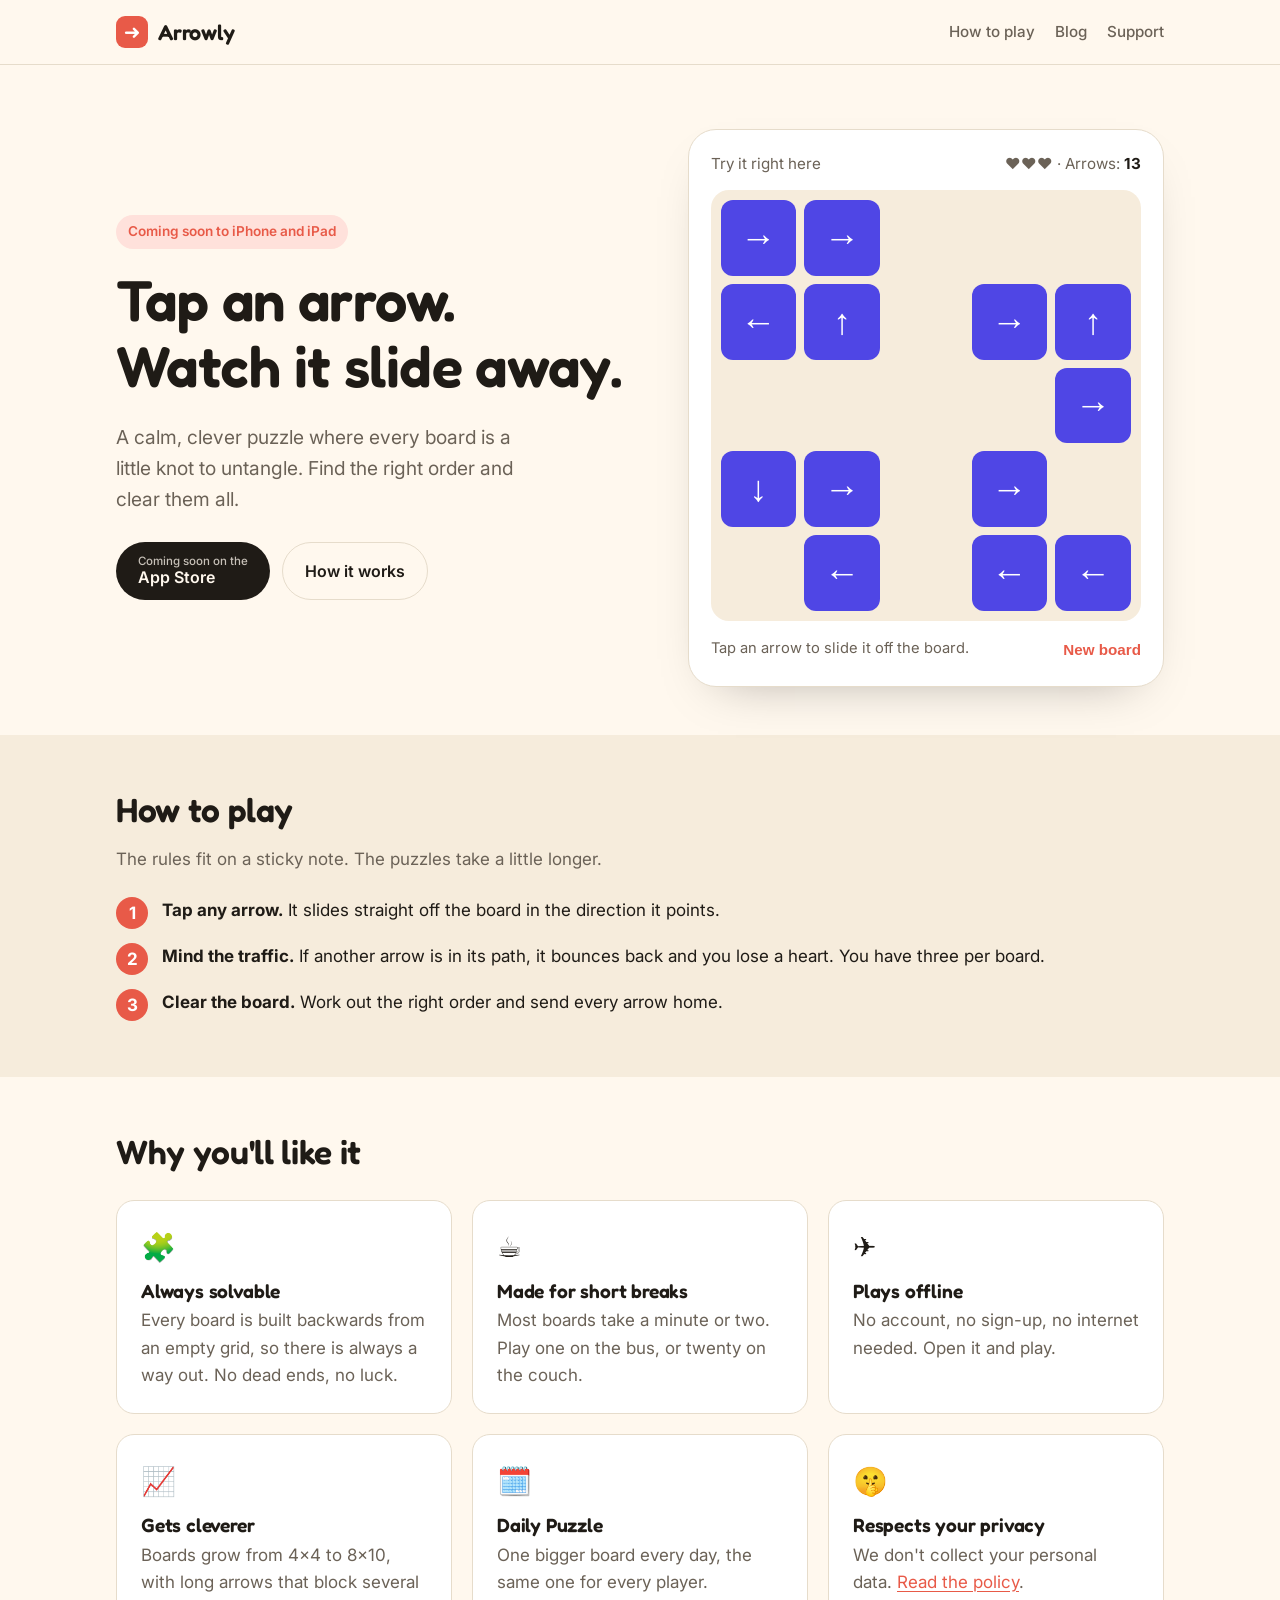
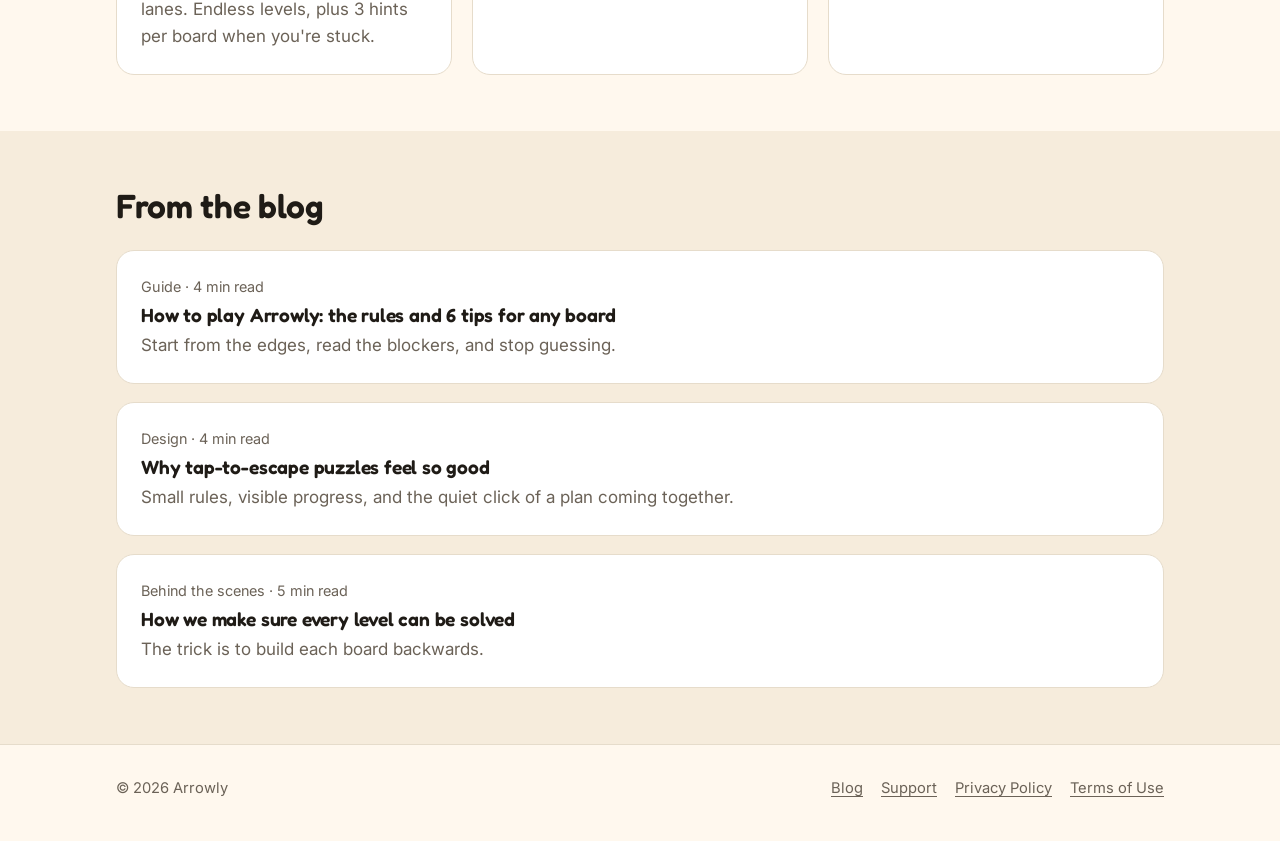
<file: website/index.html>
<!doctype html>
<html lang="en">
<head>
<meta charset="utf-8">
<meta name="viewport" content="width=device-width, initial-scale=1">
<title>Arrowly: Tap-to-Escape Puzzle for iPhone</title>
<meta name="description" content="Arrowly is a calm, clever puzzle for iPhone. Tap an arrow and it slides off the board, unless something is in the way. Clear the board one tap at a time. Free, no ads, for iPhone and iPad.">
<meta property="og:title" content="Arrowly: Tap-to-Escape Puzzle">
<meta property="og:description" content="Tap an arrow, watch it slide away. Clear the board one tap at a time.">
<meta property="og:type" content="website">
<link rel="preconnect" href="https://fonts.googleapis.com">
<link rel="preconnect" href="https://fonts.gstatic.com" crossorigin>
<link href="https://fonts.googleapis.com/css2?family=Fredoka:wght@500;600&family=Inter:wght@400;500;600;700&display=swap" rel="stylesheet">
<link rel="stylesheet" href="assets/style.css">
<link rel="icon" href="data:image/svg+xml,<svg xmlns='http://www.w3.org/2000/svg' viewBox='0 0 32 32'><rect width='32' height='32' rx='8' fill='%23e85a48'/><path d='M9 16h13m-5-6 6 6-6 6' stroke='white' stroke-width='3.2' fill='none' stroke-linecap='round' stroke-linejoin='round'/></svg>">
</head>
<body>
<header class="site-header">
  <div class="wrap">
    <a class="brand" href="index.html"><span class="brand-mark">➜</span>Arrowly</a>
    <nav class="nav">
      <a href="#how" class="hide-sm">How to play</a>
      <a href="blog/index.html">Blog</a>
      <a href="support.html">Support</a>
    </nav>
  </div>
</header>

<main>
  <section class="hero">
    <div class="wrap">
      <div>
        <span class="eyebrow">Coming soon to iPhone and iPad</span>
        <h1>Tap an arrow.<br>Watch it slide away.</h1>
        <p class="lede">A calm, clever puzzle where every board is a little knot to untangle. Find the right order and clear them all.</p>
        <div class="cta-row">
          <a class="btn btn-primary" href="#" aria-disabled="true" title="App Store link coming at launch">
            <span class="stack"><small>Coming soon on the</small>App Store</span>
          </a>
          <a class="btn btn-ghost" href="#how">How it works</a>
        </div>
      </div>

      <div class="demo" aria-label="Playable demo board">
        <div class="demo-top"><span>Try it right here</span><span><span id="demo-hearts" aria-label="Hearts left">❤️❤️❤️</span> · Arrows: <strong id="demo-left">0</strong></span></div>
        <div class="board" id="board"></div>
        <div class="demo-foot">
          <span class="demo-msg" id="demo-msg" aria-live="polite"></span>
          <button class="link-btn" id="demo-new" type="button">New board</button>
        </div>
      </div>
    </div>
  </section>

  <section class="alt" id="how">
    <div class="wrap">
      <h2>How to play</h2>
      <p style="color:var(--muted);max-width:52ch">The rules fit on a sticky note. The puzzles take a little longer.</p>
      <ol class="steps">
        <li><div><strong>Tap any arrow.</strong> It slides straight off the board in the direction it points.</div></li>
        <li><div><strong>Mind the traffic.</strong> If another arrow is in its path, it bounces back and you lose a heart. You have three per board.</div></li>
        <li><div><strong>Clear the board.</strong> Work out the right order and send every arrow home.</div></li>
      </ol>
    </div>
  </section>

  <section>
    <div class="wrap">
      <h2>Why you'll like it</h2>
      <div class="features">
        <div class="card"><span class="icon">🧩</span><h3>Always solvable</h3><p>Every board is built backwards from an empty grid, so there is always a way out. No dead ends, no luck.</p></div>
        <div class="card"><span class="icon">☕</span><h3>Made for short breaks</h3><p>Most boards take a minute or two. Play one on the bus, or twenty on the couch.</p></div>
        <div class="card"><span class="icon">✈️</span><h3>Plays offline</h3><p>No account, no sign-up, no internet needed. Open it and play.</p></div>
        <div class="card"><span class="icon">📈</span><h3>Gets cleverer</h3><p>Boards grow from 4x4 to 8x10, with long arrows that block several lanes. Endless levels, plus 3 hints per board when you're stuck.</p></div>
        <div class="card"><span class="icon">🗓️</span><h3>Daily Puzzle</h3><p>One bigger board every day, the same one for every player.</p></div>
        <div class="card"><span class="icon">🤫</span><h3>Respects your privacy</h3><p>We don't collect your personal data. <a href="privacy.html">Read the policy</a>.</p></div>
      </div>
    </div>
  </section>

  <section class="alt">
    <div class="wrap">
      <h2>From the blog</h2>
      <div class="post-list">
        <a class="post-card card" href="blog/how-to-play-arrowly.html"><div class="meta">Guide · 4 min read</div><h3>How to play Arrowly: the rules and 6 tips for any board</h3><p>Start from the edges, read the blockers, and stop guessing.</p></a>
        <a class="post-card card" href="blog/why-arrow-puzzles-are-satisfying.html"><div class="meta">Design · 4 min read</div><h3>Why tap-to-escape puzzles feel so good</h3><p>Small rules, visible progress, and the quiet click of a plan coming together.</p></a>
        <a class="post-card card" href="blog/every-level-solvable.html"><div class="meta">Behind the scenes · 5 min read</div><h3>How we make sure every level can be solved</h3><p>The trick is to build each board backwards.</p></a>
      </div>
    </div>
  </section>
</main>

<footer class="site-footer">
  <div class="wrap">
    <span>© 2026 Arrowly</span>
    <nav><a href="blog/index.html">Blog</a><a href="support.html">Support</a><a href="privacy.html">Privacy Policy</a><a href="terms.html">Terms of Use</a></nav>
  </div>
</footer>
<script src="assets/demo.js"></script>
</body>
</html>
</file>
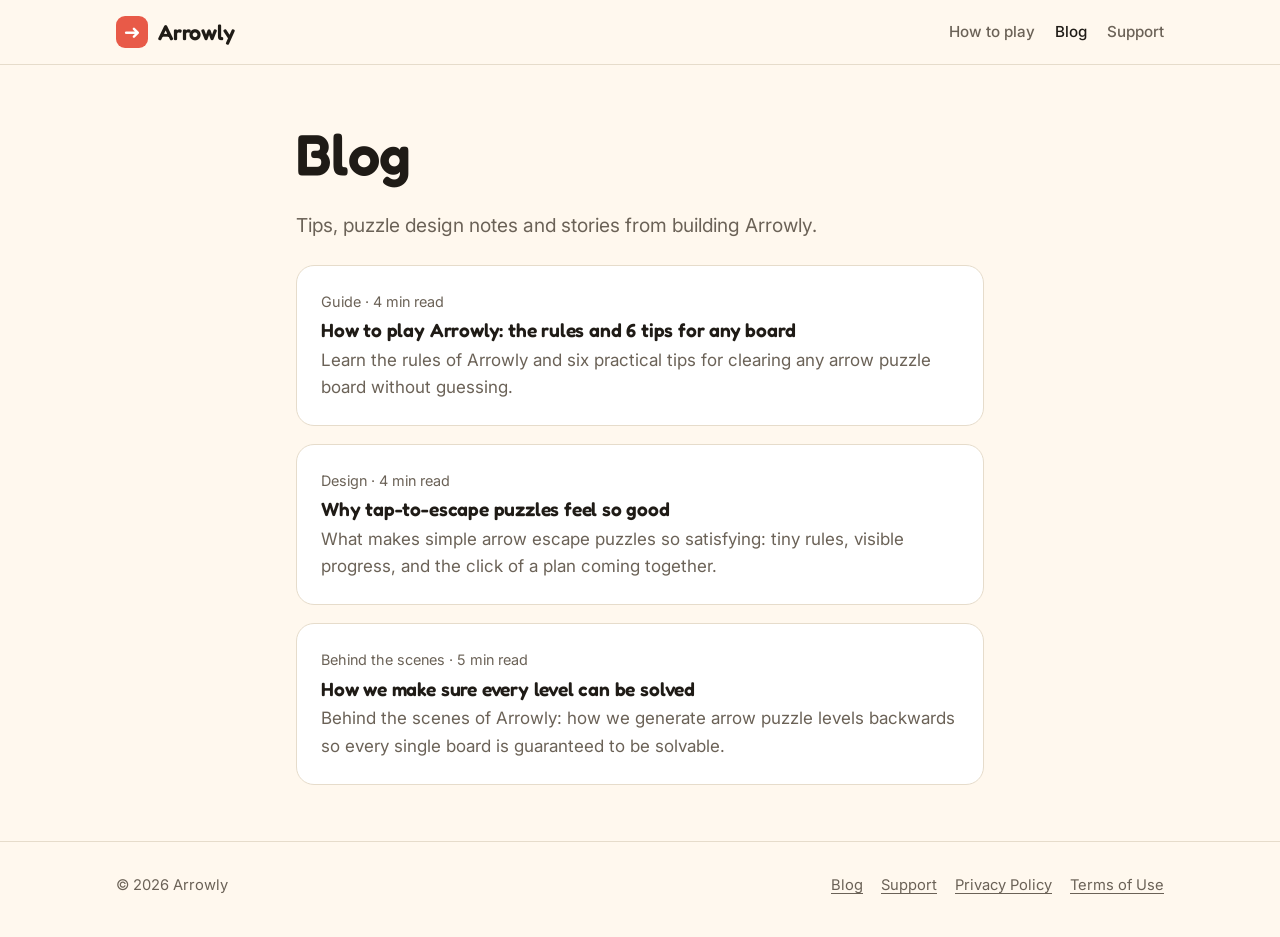
<file: website/blog/index.html>
<!doctype html>
<html lang="en">
<head>
<meta charset="utf-8">
<meta name="viewport" content="width=device-width, initial-scale=1">
<title>Blog · Arrowly</title>
<meta name="description" content="Tips, puzzle design notes and behind-the-scenes stories from the makers of Arrowly.">
<meta property="og:title" content="Blog · Arrowly">
<meta property="og:description" content="Tips, puzzle design notes and behind-the-scenes stories from the makers of Arrowly.">
<link rel="preconnect" href="https://fonts.googleapis.com">
<link rel="preconnect" href="https://fonts.gstatic.com" crossorigin>
<link href="https://fonts.googleapis.com/css2?family=Fredoka:wght@500;600&family=Inter:wght@400;500;600;700&display=swap" rel="stylesheet">
<link rel="stylesheet" href="../assets/style.css">
<link rel="icon" href="data:image/svg+xml,<svg xmlns='http://www.w3.org/2000/svg' viewBox='0 0 32 32'><rect width='32' height='32' rx='8' fill='%23e85a48'/><path d='M9 16h13m-5-6 6 6-6 6' stroke='white' stroke-width='3.2' fill='none' stroke-linecap='round' stroke-linejoin='round'/></svg>">
</head>
<body>
<header class="site-header">
  <div class="wrap">
    <a class="brand" href="../index.html"><span class="brand-mark">➜</span>Arrowly</a>
    <nav class="nav">
      <a href="../index.html#how" class="hide-sm">How to play</a>
      <a href="../blog/index.html" aria-current="page">Blog</a>
      <a href="../support.html">Support</a>
    </nav>
  </div>
</header>
<main>

<section><div class="wrap narrow">
<h1>Blog</h1>
<p class="lede" style="max-width:none">Tips, puzzle design notes and stories from building Arrowly.</p>
<div class="post-list">
<a class="post-card card" href="how-to-play-arrowly.html"><div class="meta">Guide · 4 min read</div><h3>How to play Arrowly: the rules and 6 tips for any board</h3><p>Learn the rules of Arrowly and six practical tips for clearing any arrow puzzle board without guessing.</p></a>
<a class="post-card card" href="why-arrow-puzzles-are-satisfying.html"><div class="meta">Design · 4 min read</div><h3>Why tap-to-escape puzzles feel so good</h3><p>What makes simple arrow escape puzzles so satisfying: tiny rules, visible progress, and the click of a plan coming together.</p></a>
<a class="post-card card" href="every-level-solvable.html"><div class="meta">Behind the scenes · 5 min read</div><h3>How we make sure every level can be solved</h3><p>Behind the scenes of Arrowly: how we generate arrow puzzle levels backwards so every single board is guaranteed to be solvable.</p></a>
</div>
</div></section>

</main>
<footer class="site-footer">
  <div class="wrap">
    <span>© 2026 Arrowly</span>
    <nav><a href="../blog/index.html">Blog</a><a href="../support.html">Support</a><a href="../privacy.html">Privacy Policy</a><a href="../terms.html">Terms of Use</a></nav>
  </div>
</footer>
</body>
</html>
</file>
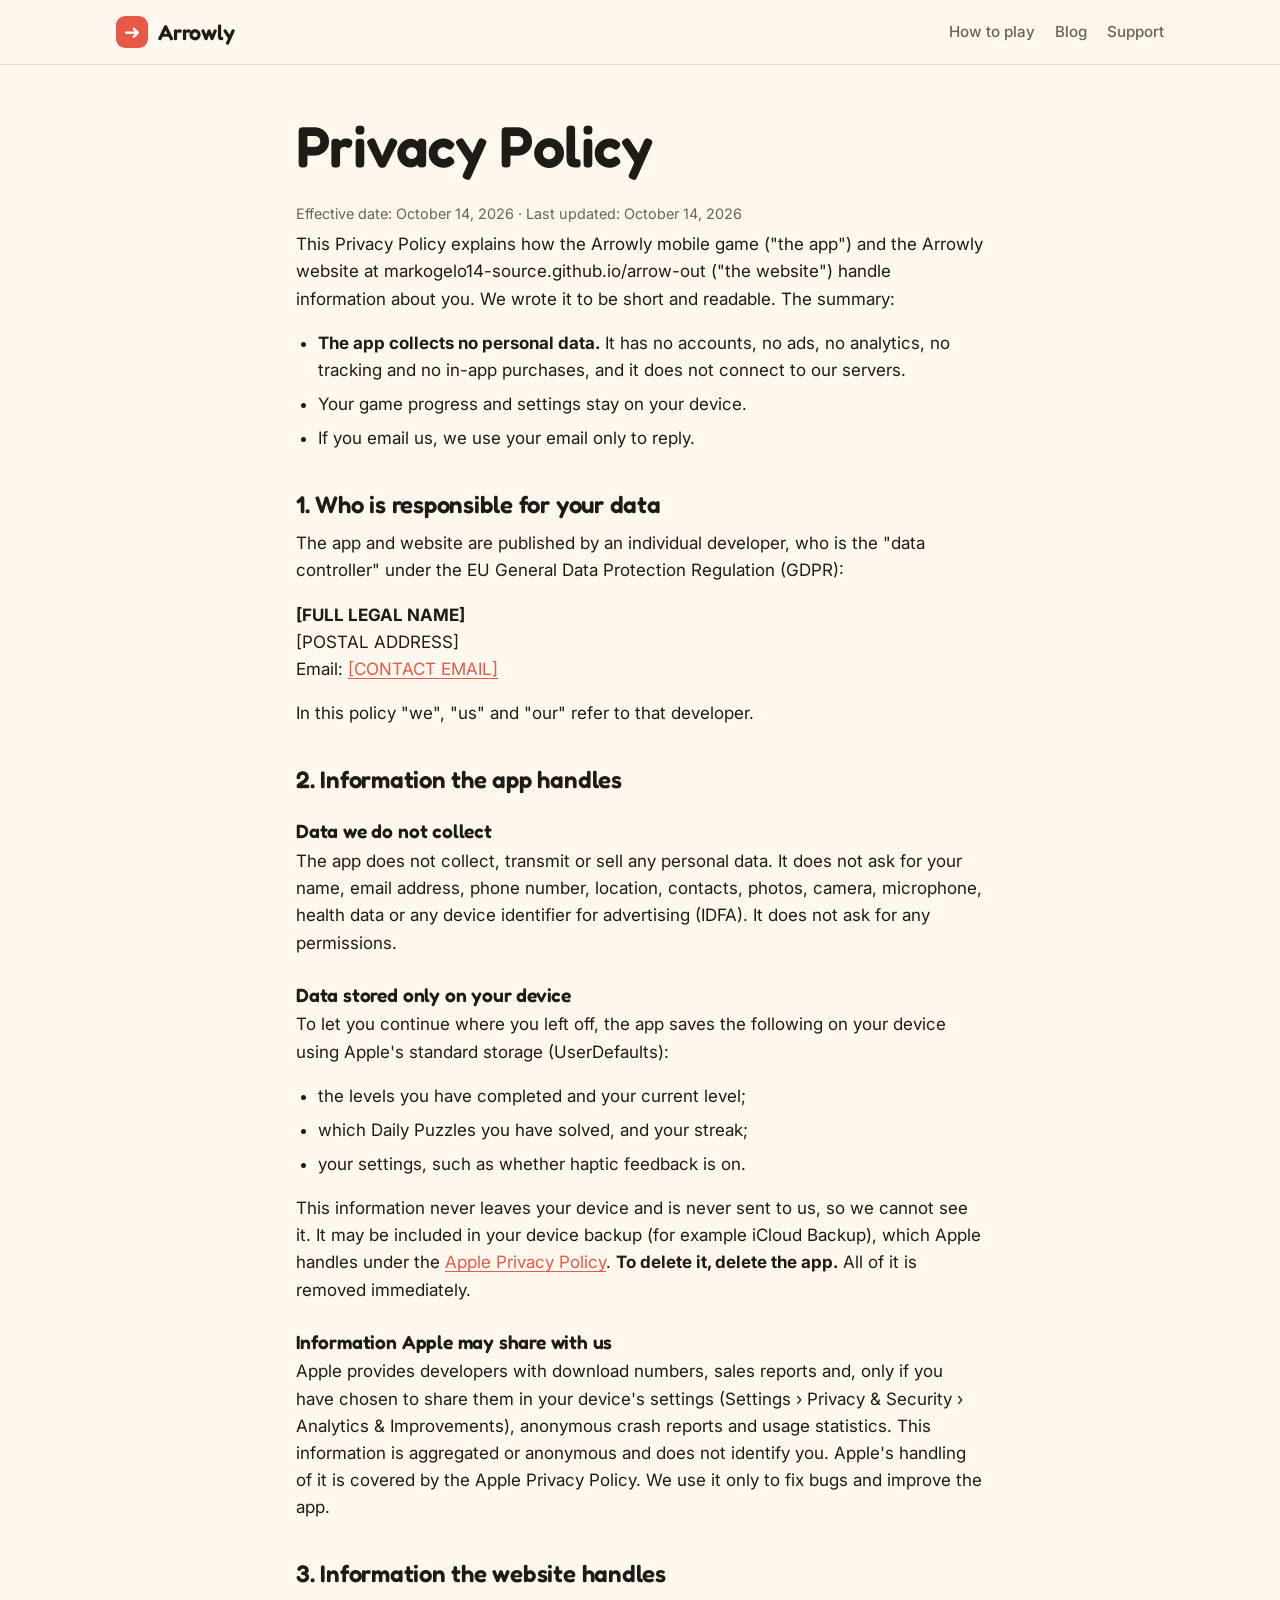
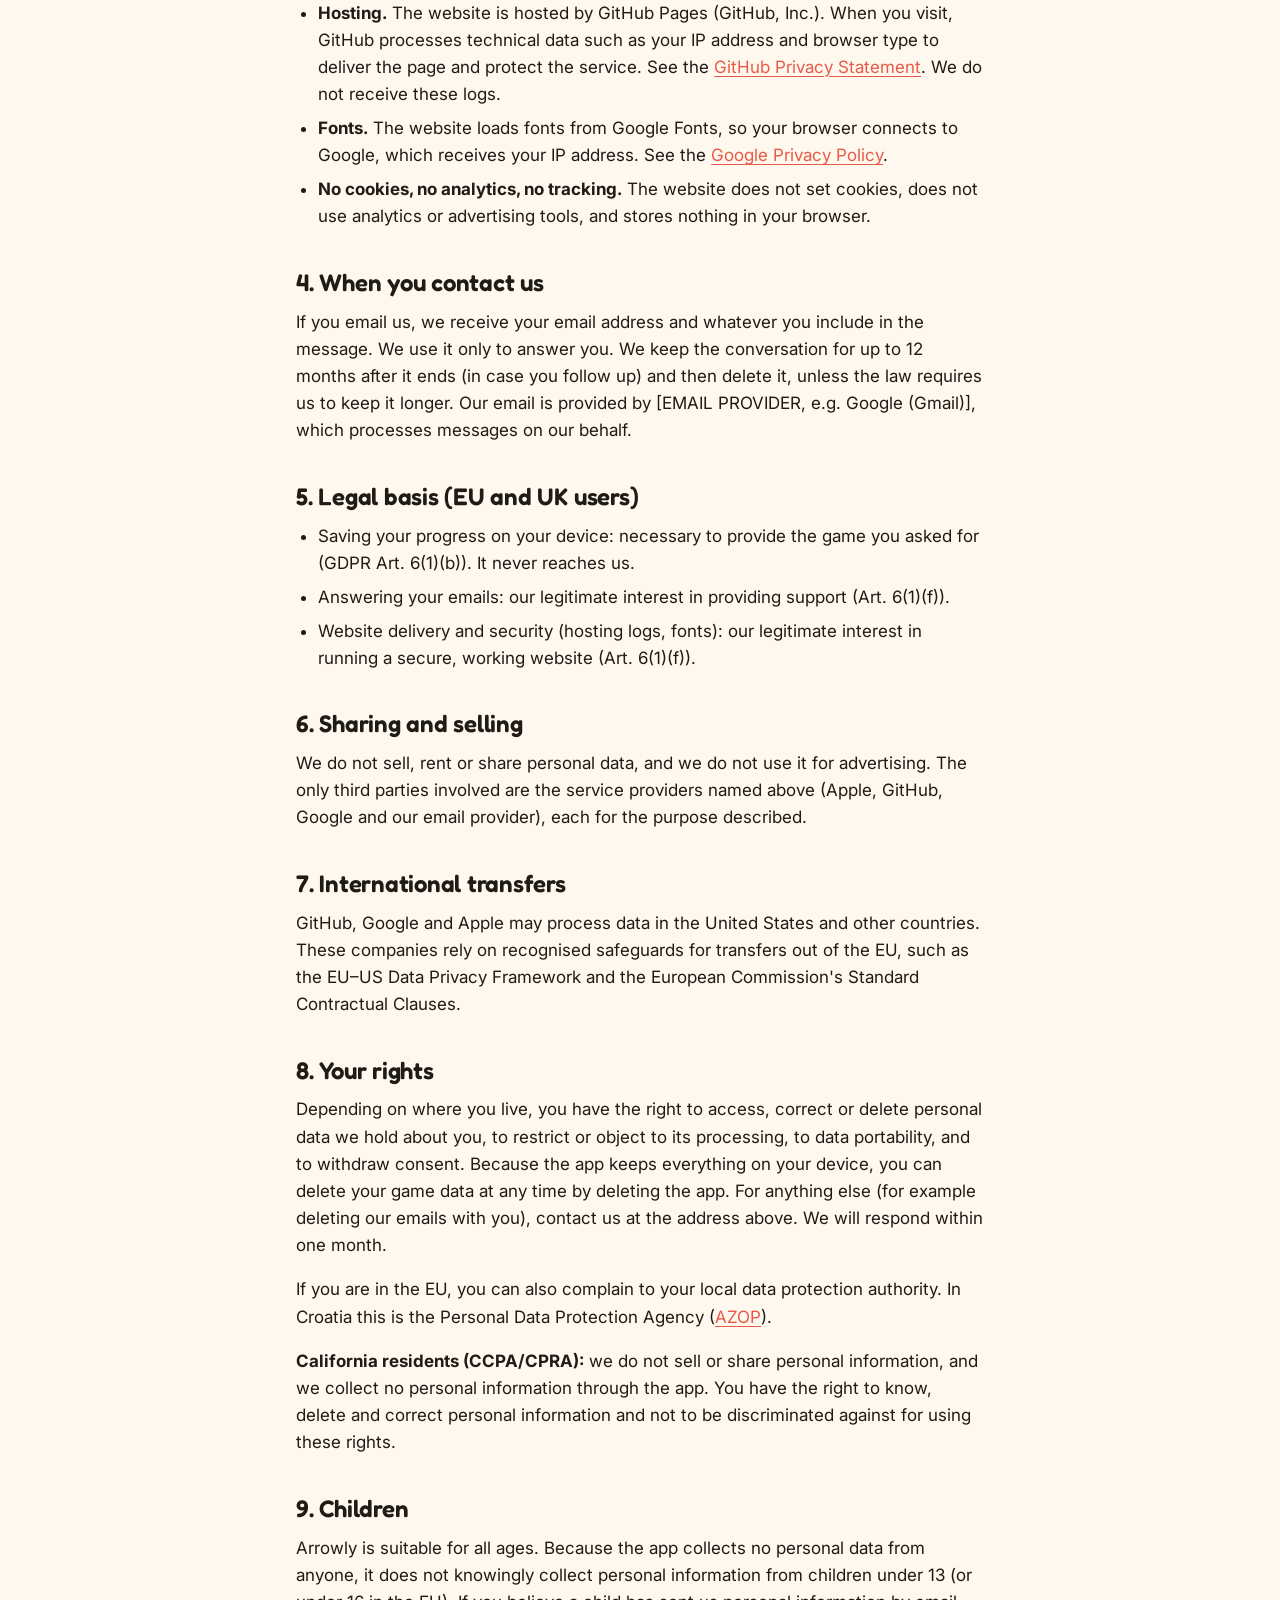
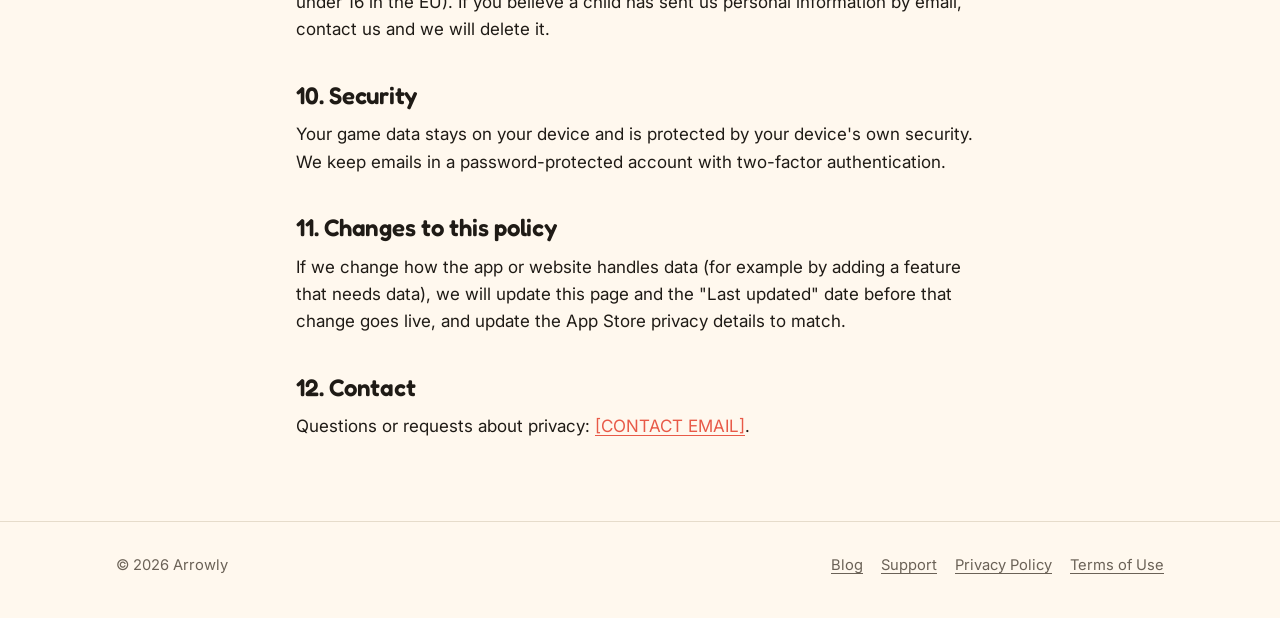
<file: website/privacy.html>
<!doctype html>
<html lang="en">
<head>
<meta charset="utf-8">
<meta name="viewport" content="width=device-width, initial-scale=1">
<title>Privacy Policy · Arrowly</title>
<meta name="description" content="Arrowly collects no personal data. How the app and website handle information, and your rights.">
<meta property="og:title" content="Privacy Policy · Arrowly">
<meta property="og:description" content="Arrowly collects no personal data. How the app and website handle information, and your rights.">
<link rel="preconnect" href="https://fonts.googleapis.com">
<link rel="preconnect" href="https://fonts.gstatic.com" crossorigin>
<link href="https://fonts.googleapis.com/css2?family=Fredoka:wght@500;600&family=Inter:wght@400;500;600;700&display=swap" rel="stylesheet">
<link rel="stylesheet" href="assets/style.css">
<link rel="icon" href="data:image/svg+xml,<svg xmlns='http://www.w3.org/2000/svg' viewBox='0 0 32 32'><rect width='32' height='32' rx='8' fill='%23e85a48'/><path d='M9 16h13m-5-6 6 6-6 6' stroke='white' stroke-width='3.2' fill='none' stroke-linecap='round' stroke-linejoin='round'/></svg>">
</head>
<body>
<header class="site-header">
  <div class="wrap">
    <a class="brand" href="index.html"><span class="brand-mark">➜</span>Arrowly</a>
    <nav class="nav">
      <a href="index.html#how" class="hide-sm">How to play</a>
      <a href="blog/index.html">Blog</a>
      <a href="support.html">Support</a>
    </nav>
  </div>
</header>
<main>

<article class="prose"><div class="wrap narrow">
<h1>Privacy Policy</h1>
<p class="meta">Effective date: October 14, 2026 · Last updated: October 14, 2026</p>

<p>This Privacy Policy explains how the Arrowly mobile game ("the app") and the Arrowly website at markogelo14-source.github.io/arrow-out ("the website") handle information about you. We wrote it to be short and readable. The summary:</p>
<ul>
<li><strong>The app collects no personal data.</strong> It has no accounts, no ads, no analytics, no tracking and no in-app purchases, and it does not connect to our servers.</li>
<li>Your game progress and settings stay on your device.</li>
<li>If you email us, we use your email only to reply.</li>
</ul>

<h2>1. Who is responsible for your data</h2>
<p>The app and website are published by an individual developer, who is the "data controller" under the EU General Data Protection Regulation (GDPR):</p>
<p><strong>[FULL LEGAL NAME]</strong><br>[POSTAL ADDRESS]<br>Email: <a href="mailto:[CONTACT EMAIL]">[CONTACT EMAIL]</a></p>
<p>In this policy "we", "us" and "our" refer to that developer.</p>

<h2>2. Information the app handles</h2>
<h3>Data we do not collect</h3>
<p>The app does not collect, transmit or sell any personal data. It does not ask for your name, email address, phone number, location, contacts, photos, camera, microphone, health data or any device identifier for advertising (IDFA). It does not ask for any permissions.</p>
<h3>Data stored only on your device</h3>
<p>To let you continue where you left off, the app saves the following on your device using Apple's standard storage (UserDefaults):</p>
<ul>
<li>the levels you have completed and your current level;</li>
<li>which Daily Puzzles you have solved, and your streak;</li>
<li>your settings, such as whether haptic feedback is on.</li>
</ul>
<p>This information never leaves your device and is never sent to us, so we cannot see it. It may be included in your device backup (for example iCloud Backup), which Apple handles under the <a href="https://www.apple.com/legal/privacy/" rel="noopener">Apple Privacy Policy</a>. <strong>To delete it, delete the app.</strong> All of it is removed immediately.</p>
<h3>Information Apple may share with us</h3>
<p>Apple provides developers with download numbers, sales reports and, only if you have chosen to share them in your device's settings (Settings › Privacy &amp; Security › Analytics &amp; Improvements), anonymous crash reports and usage statistics. This information is aggregated or anonymous and does not identify you. Apple's handling of it is covered by the Apple Privacy Policy. We use it only to fix bugs and improve the app.</p>

<h2>3. Information the website handles</h2>
<ul>
<li><strong>Hosting.</strong> The website is hosted by GitHub Pages (GitHub, Inc.). When you visit, GitHub processes technical data such as your IP address and browser type to deliver the page and protect the service. See the <a href="https://docs.github.com/en/site-policy/privacy-policies/github-general-privacy-statement" rel="noopener">GitHub Privacy Statement</a>. We do not receive these logs.</li>
<li><strong>Fonts.</strong> The website loads fonts from Google Fonts, so your browser connects to Google, which receives your IP address. See the <a href="https://policies.google.com/privacy" rel="noopener">Google Privacy Policy</a>.</li>
<li><strong>No cookies, no analytics, no tracking.</strong> The website does not set cookies, does not use analytics or advertising tools, and stores nothing in your browser.</li>
</ul>

<h2>4. When you contact us</h2>
<p>If you email us, we receive your email address and whatever you include in the message. We use it only to answer you. We keep the conversation for up to 12 months after it ends (in case you follow up) and then delete it, unless the law requires us to keep it longer. Our email is provided by [EMAIL PROVIDER, e.g. Google (Gmail)], which processes messages on our behalf.</p>

<h2>5. Legal basis (EU and UK users)</h2>
<ul>
<li>Saving your progress on your device: necessary to provide the game you asked for (GDPR Art. 6(1)(b)). It never reaches us.</li>
<li>Answering your emails: our legitimate interest in providing support (Art. 6(1)(f)).</li>
<li>Website delivery and security (hosting logs, fonts): our legitimate interest in running a secure, working website (Art. 6(1)(f)).</li>
</ul>

<h2>6. Sharing and selling</h2>
<p>We do not sell, rent or share personal data, and we do not use it for advertising. The only third parties involved are the service providers named above (Apple, GitHub, Google and our email provider), each for the purpose described.</p>

<h2>7. International transfers</h2>
<p>GitHub, Google and Apple may process data in the United States and other countries. These companies rely on recognised safeguards for transfers out of the EU, such as the EU–US Data Privacy Framework and the European Commission's Standard Contractual Clauses.</p>

<h2>8. Your rights</h2>
<p>Depending on where you live, you have the right to access, correct or delete personal data we hold about you, to restrict or object to its processing, to data portability, and to withdraw consent. Because the app keeps everything on your device, you can delete your game data at any time by deleting the app. For anything else (for example deleting our emails with you), contact us at the address above. We will respond within one month.</p>
<p>If you are in the EU, you can also complain to your local data protection authority. In Croatia this is the Personal Data Protection Agency (<a href="https://azop.hr" rel="noopener">AZOP</a>).</p>
<p><strong>California residents (CCPA/CPRA):</strong> we do not sell or share personal information, and we collect no personal information through the app. You have the right to know, delete and correct personal information and not to be discriminated against for using these rights.</p>

<h2>9. Children</h2>
<p>Arrowly is suitable for all ages. Because the app collects no personal data from anyone, it does not knowingly collect personal information from children under 13 (or under 16 in the EU). If you believe a child has sent us personal information by email, contact us and we will delete it.</p>

<h2>10. Security</h2>
<p>Your game data stays on your device and is protected by your device's own security. We keep emails in a password-protected account with two-factor authentication.</p>

<h2>11. Changes to this policy</h2>
<p>If we change how the app or website handles data (for example by adding a feature that needs data), we will update this page and the "Last updated" date before that change goes live, and update the App Store privacy details to match.</p>

<h2>12. Contact</h2>
<p>Questions or requests about privacy: <a href="mailto:[CONTACT EMAIL]">[CONTACT EMAIL]</a>.</p>
</div></article>

</main>
<footer class="site-footer">
  <div class="wrap">
    <span>© 2026 Arrowly</span>
    <nav><a href="blog/index.html">Blog</a><a href="support.html">Support</a><a href="privacy.html">Privacy Policy</a><a href="terms.html">Terms of Use</a></nav>
  </div>
</footer>
</body>
</html>
</file>
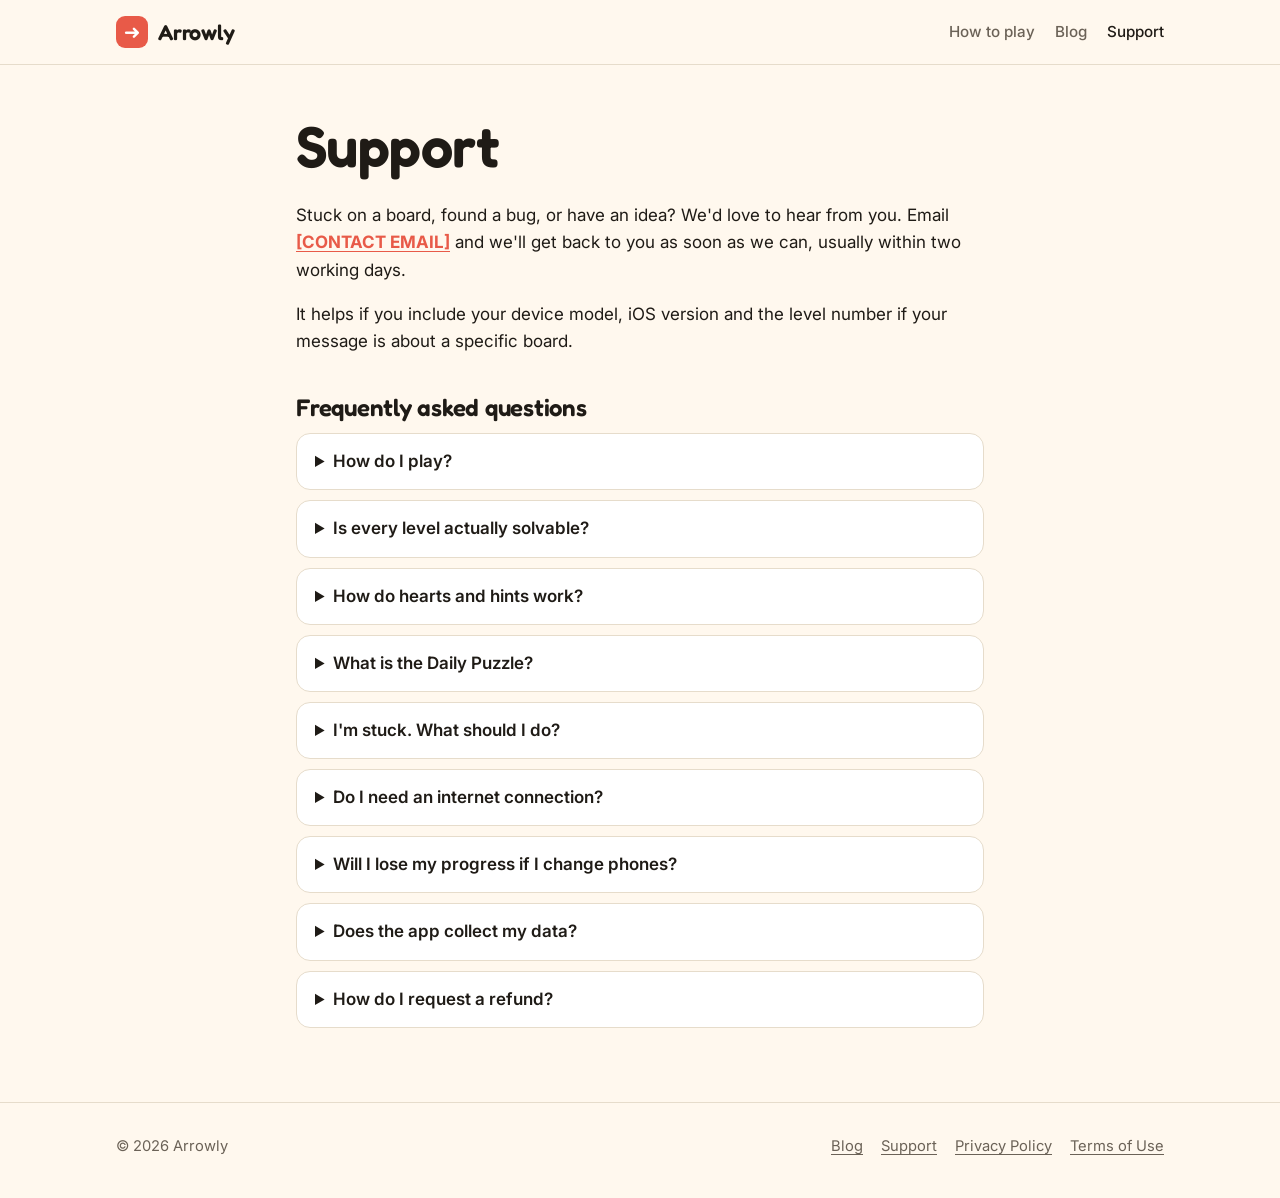
<file: website/support.html>
<!doctype html>
<html lang="en">
<head>
<meta charset="utf-8">
<meta name="viewport" content="width=device-width, initial-scale=1">
<title>Support · Arrowly</title>
<meta name="description" content="Get help with Arrowly: answers to common questions and how to contact us.">
<meta property="og:title" content="Support · Arrowly">
<meta property="og:description" content="Get help with Arrowly: answers to common questions and how to contact us.">
<link rel="preconnect" href="https://fonts.googleapis.com">
<link rel="preconnect" href="https://fonts.gstatic.com" crossorigin>
<link href="https://fonts.googleapis.com/css2?family=Fredoka:wght@500;600&family=Inter:wght@400;500;600;700&display=swap" rel="stylesheet">
<link rel="stylesheet" href="assets/style.css">
<link rel="icon" href="data:image/svg+xml,<svg xmlns='http://www.w3.org/2000/svg' viewBox='0 0 32 32'><rect width='32' height='32' rx='8' fill='%23e85a48'/><path d='M9 16h13m-5-6 6 6-6 6' stroke='white' stroke-width='3.2' fill='none' stroke-linecap='round' stroke-linejoin='round'/></svg>">
</head>
<body>
<header class="site-header">
  <div class="wrap">
    <a class="brand" href="index.html"><span class="brand-mark">➜</span>Arrowly</a>
    <nav class="nav">
      <a href="index.html#how" class="hide-sm">How to play</a>
      <a href="blog/index.html">Blog</a>
      <a href="support.html" aria-current="page">Support</a>
    </nav>
  </div>
</header>
<main>

<article class="prose"><div class="wrap narrow">
<h1>Support</h1>
<p>Stuck on a board, found a bug, or have an idea? We'd love to hear from you. Email <a href="mailto:[CONTACT EMAIL]"><strong>[CONTACT EMAIL]</strong></a> and we'll get back to you as soon as we can, usually within two working days.</p>
<p>It helps if you include your device model, iOS version and the level number if your message is about a specific board.</p>

<h2>Frequently asked questions</h2>
<details><summary>How do I play?</summary><p>Tap an arrow and it slides off the board in the direction it points. If another arrow is in the way, it bumps and stays where it is. Clear every arrow to finish the board. Our <a href="blog/how-to-play-arrowly.html">how to play guide</a> has tips.</p></details>
<details><summary>Is every level actually solvable?</summary><p>Yes. Every board is built backwards from an empty grid, so a solution always exists. <a href="blog/every-level-solvable.html">Here's how that works</a>.</p></details>
<details><summary>How do hearts and hints work?</summary><p>You have 3 hearts per board. Tapping an arrow whose path is blocked costs a heart. You also get 3 hints per board: a hint highlights an arrow that can escape right now.</p></details>
<details><summary>What is the Daily Puzzle?</summary><p>One bigger board every day, the same for every player.</p></details>
<details><summary>I'm stuck. What should I do?</summary><p>Look for arrows with a clear path to the edge and remove those first, then see which arrows they were blocking. If you still can't see it, restart the board: a fresh look often helps.</p></details>
<details><summary>Do I need an internet connection?</summary><p>No. Arrowly works completely offline.</p></details>
<details><summary>Will I lose my progress if I change phones?</summary><p>Progress is saved on your device. If you restore your new iPhone from an iCloud or computer backup of your old one, your progress comes with it.</p></details>
<details><summary>Does the app collect my data?</summary><p>No. See our <a href="privacy.html">privacy policy</a> for details.</p></details>
<details><summary>How do I request a refund?</summary><p>Purchases on the App Store are handled by Apple. You can request a refund at <a href="https://reportaproblem.apple.com" rel="noopener">reportaproblem.apple.com</a>.</p></details>
</div></article>

</main>
<footer class="site-footer">
  <div class="wrap">
    <span>© 2026 Arrowly</span>
    <nav><a href="blog/index.html">Blog</a><a href="support.html">Support</a><a href="privacy.html">Privacy Policy</a><a href="terms.html">Terms of Use</a></nav>
  </div>
</footer>
</body>
</html>
</file>
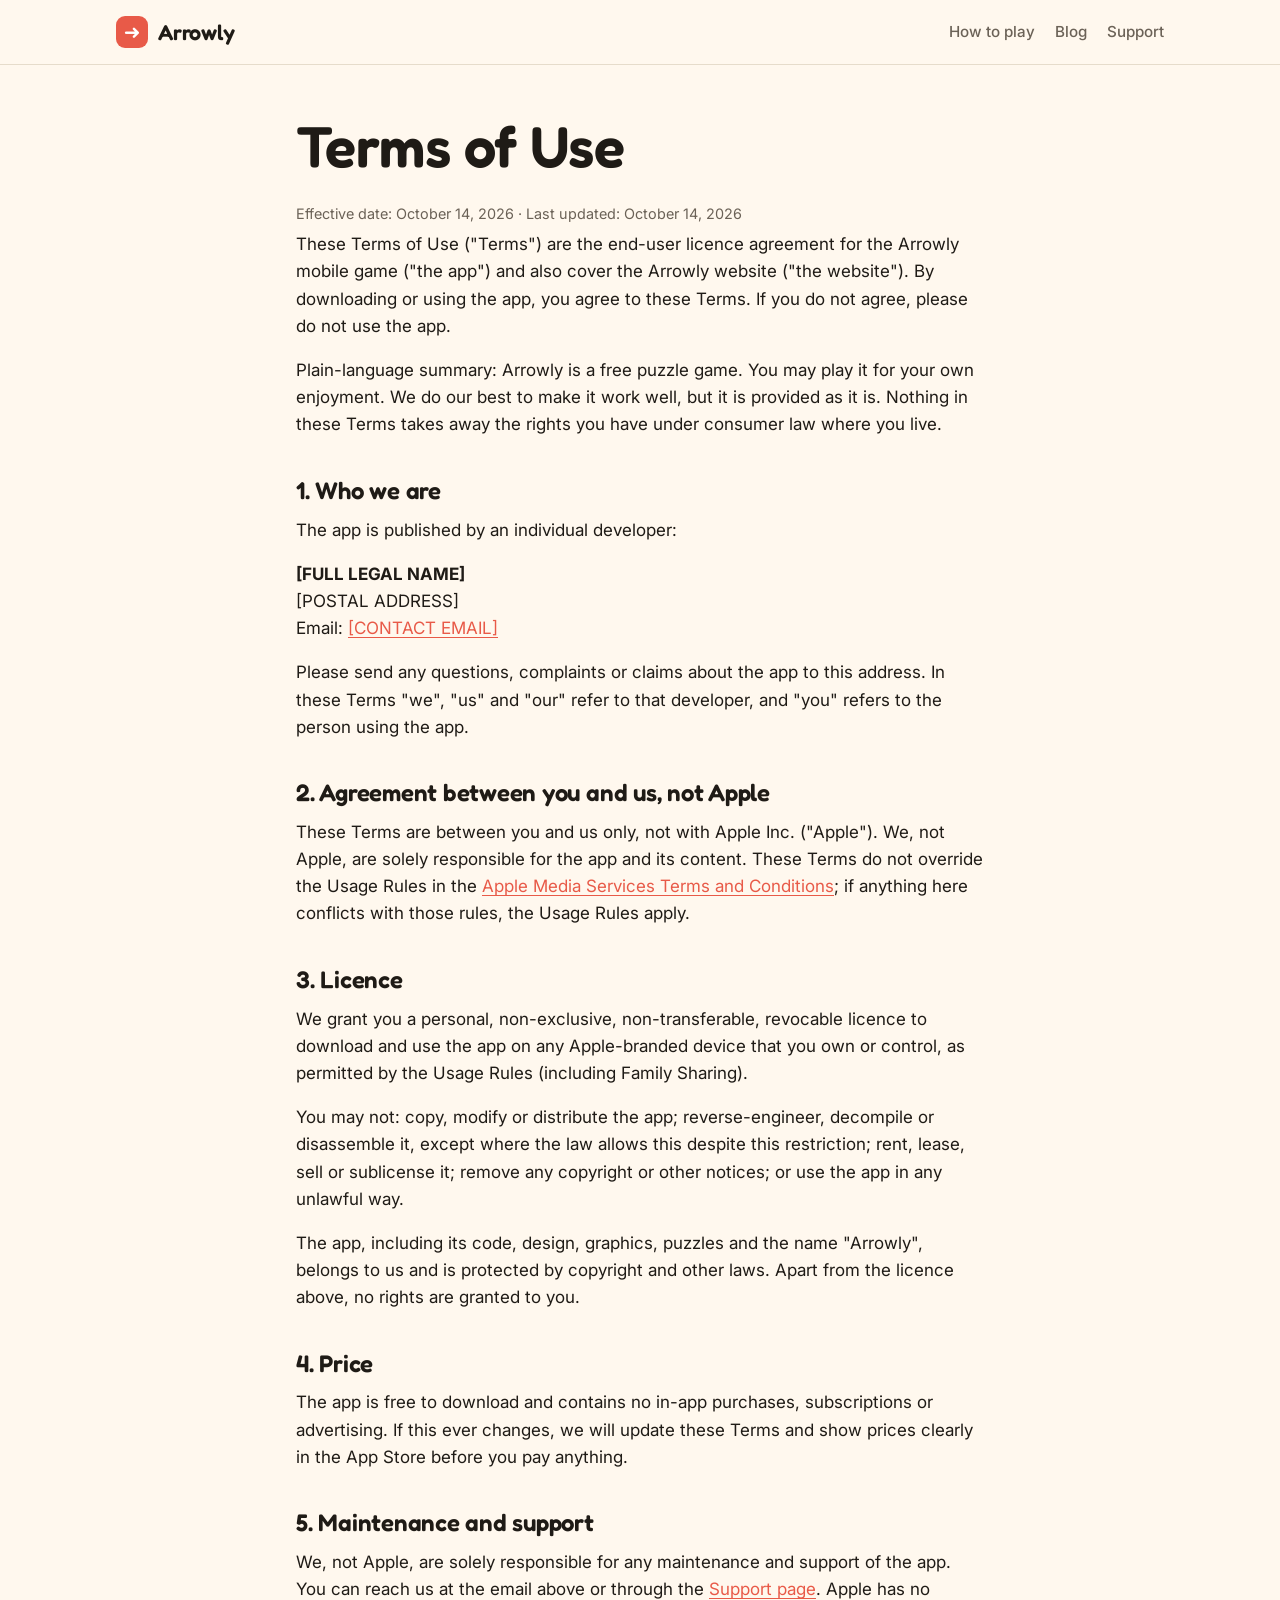
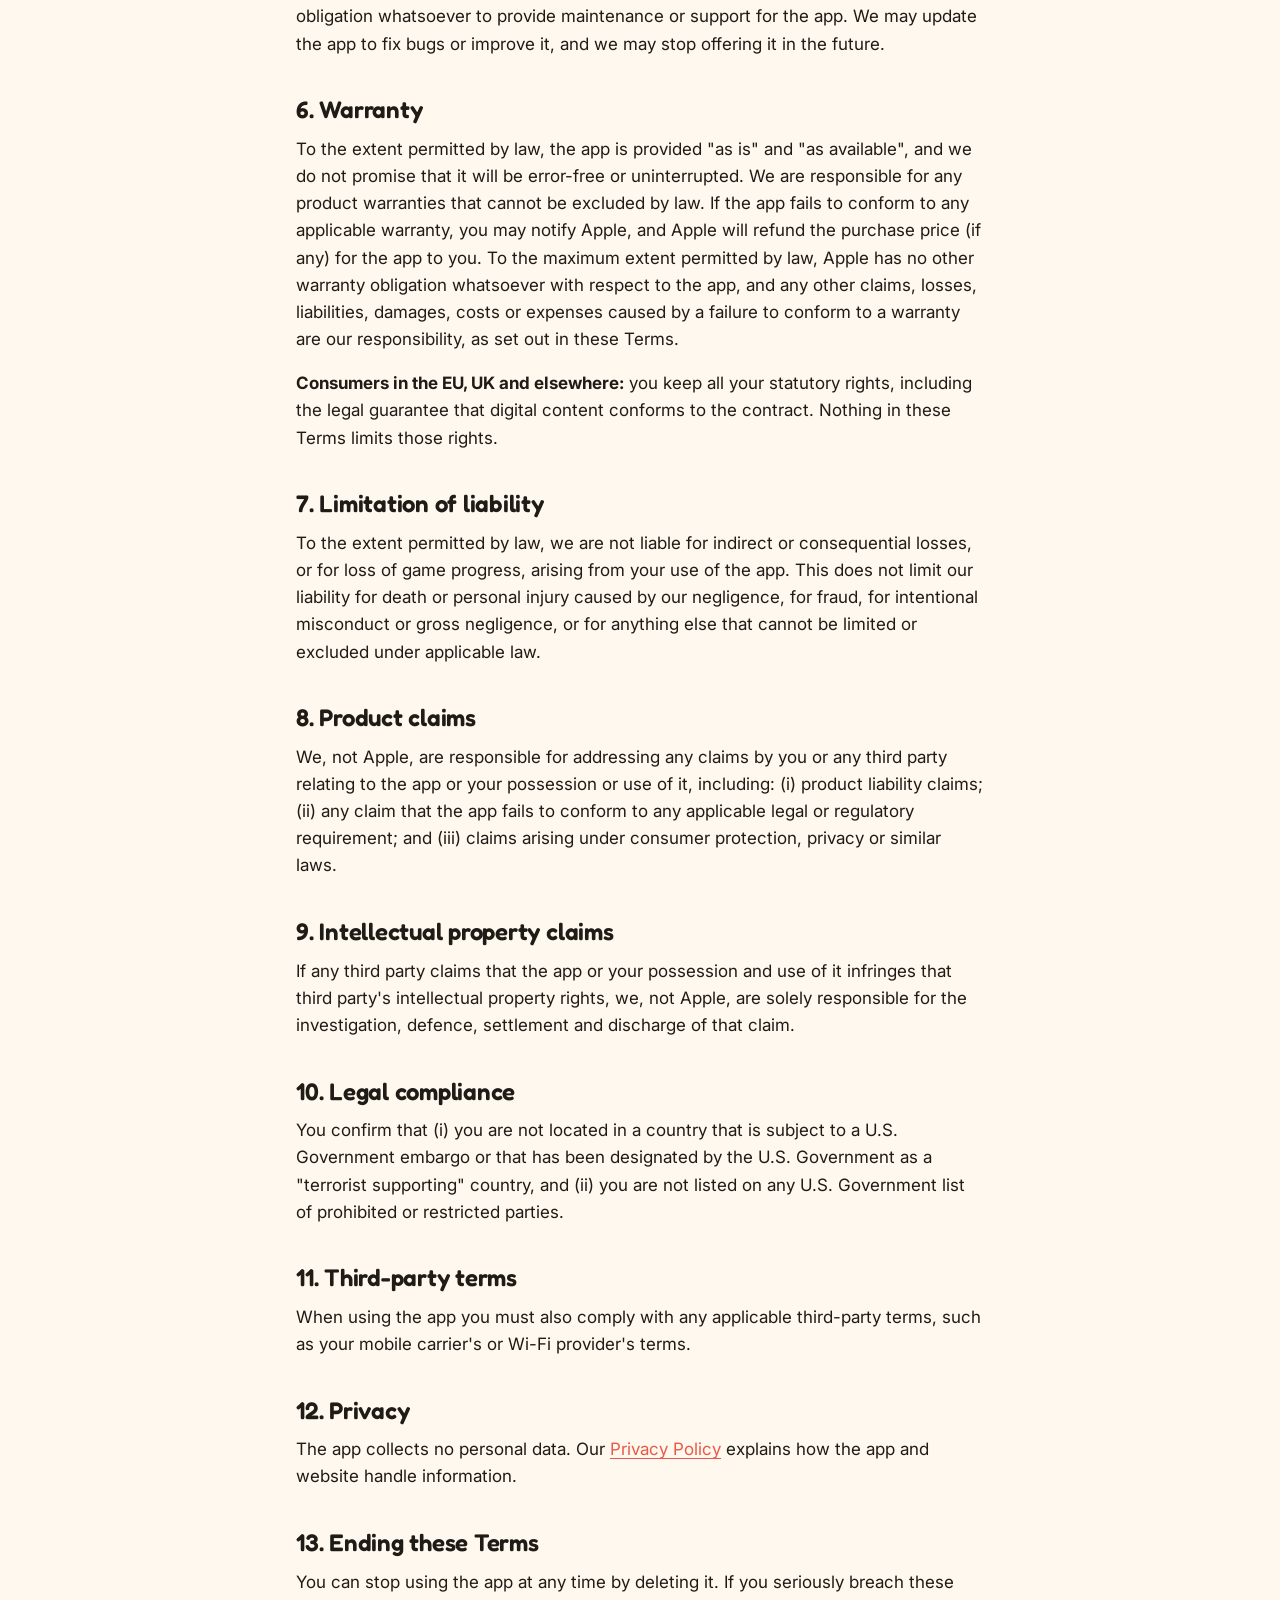
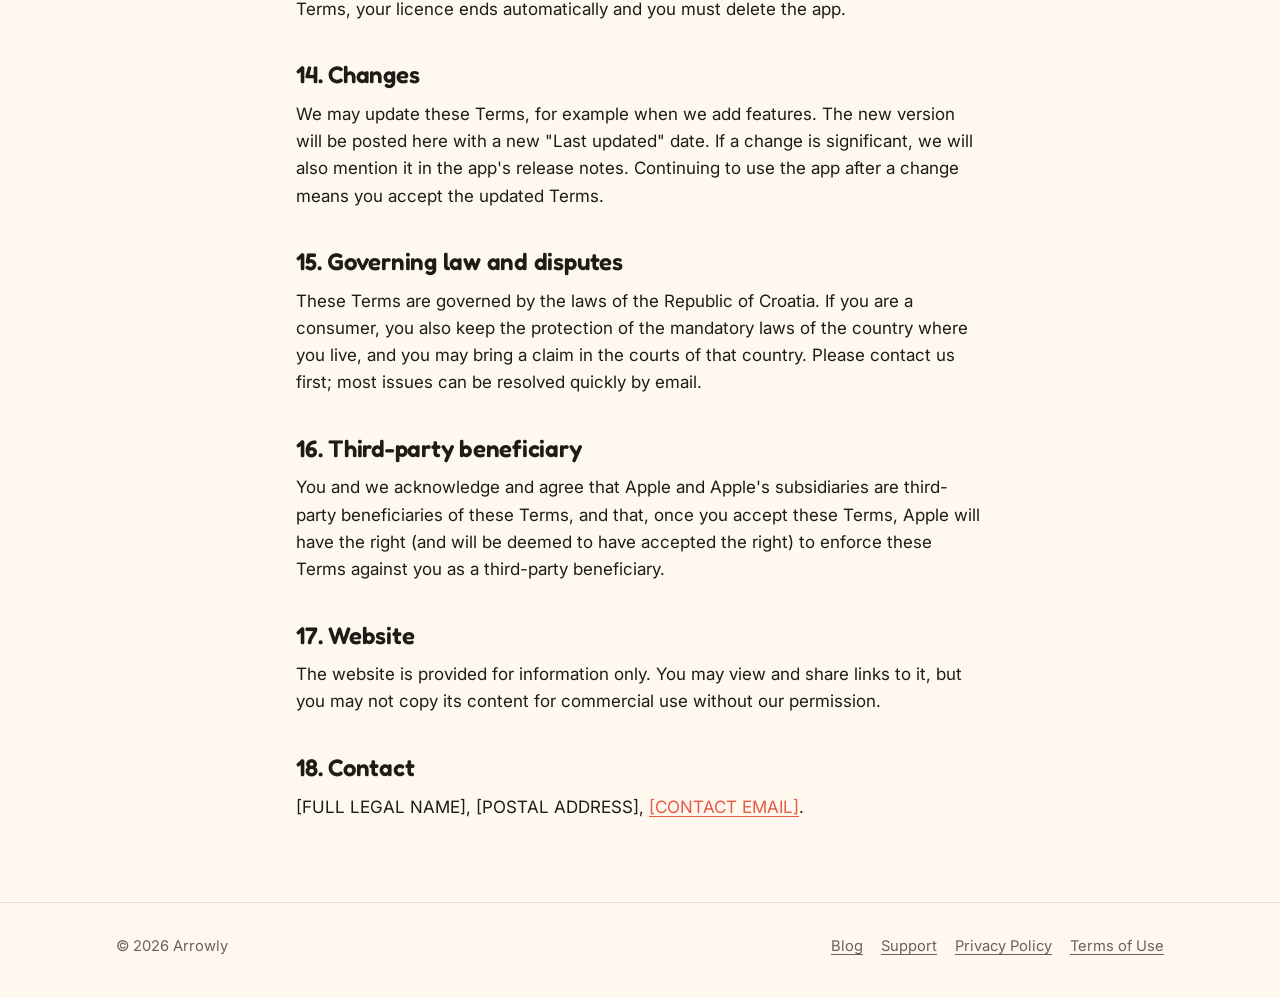
<file: website/terms.html>
<!doctype html>
<html lang="en">
<head>
<meta charset="utf-8">
<meta name="viewport" content="width=device-width, initial-scale=1">
<title>Terms of Use · Arrowly</title>
<meta name="description" content="The terms for using the Arrowly app and website.">
<meta property="og:title" content="Terms of Use · Arrowly">
<meta property="og:description" content="The terms for using the Arrowly app and website.">
<link rel="preconnect" href="https://fonts.googleapis.com">
<link rel="preconnect" href="https://fonts.gstatic.com" crossorigin>
<link href="https://fonts.googleapis.com/css2?family=Fredoka:wght@500;600&family=Inter:wght@400;500;600;700&display=swap" rel="stylesheet">
<link rel="stylesheet" href="assets/style.css">
<link rel="icon" href="data:image/svg+xml,<svg xmlns='http://www.w3.org/2000/svg' viewBox='0 0 32 32'><rect width='32' height='32' rx='8' fill='%23e85a48'/><path d='M9 16h13m-5-6 6 6-6 6' stroke='white' stroke-width='3.2' fill='none' stroke-linecap='round' stroke-linejoin='round'/></svg>">
</head>
<body>
<header class="site-header">
  <div class="wrap">
    <a class="brand" href="index.html"><span class="brand-mark">➜</span>Arrowly</a>
    <nav class="nav">
      <a href="index.html#how" class="hide-sm">How to play</a>
      <a href="blog/index.html">Blog</a>
      <a href="support.html">Support</a>
    </nav>
  </div>
</header>
<main>

<article class="prose"><div class="wrap narrow">
<h1>Terms of Use</h1>
<p class="meta">Effective date: October 14, 2026 · Last updated: October 14, 2026</p>

<p>These Terms of Use ("Terms") are the end-user licence agreement for the Arrowly mobile game ("the app") and also cover the Arrowly website ("the website"). By downloading or using the app, you agree to these Terms. If you do not agree, please do not use the app.</p>
<p>Plain-language summary: Arrowly is a free puzzle game. You may play it for your own enjoyment. We do our best to make it work well, but it is provided as it is. Nothing in these Terms takes away the rights you have under consumer law where you live.</p>

<h2>1. Who we are</h2>
<p>The app is published by an individual developer:</p>
<p><strong>[FULL LEGAL NAME]</strong><br>[POSTAL ADDRESS]<br>Email: <a href="mailto:[CONTACT EMAIL]">[CONTACT EMAIL]</a></p>
<p>Please send any questions, complaints or claims about the app to this address. In these Terms "we", "us" and "our" refer to that developer, and "you" refers to the person using the app.</p>

<h2>2. Agreement between you and us, not Apple</h2>
<p>These Terms are between you and us only, not with Apple Inc. ("Apple"). We, not Apple, are solely responsible for the app and its content. These Terms do not override the Usage Rules in the <a href="https://www.apple.com/legal/internet-services/itunes/" rel="noopener">Apple Media Services Terms and Conditions</a>; if anything here conflicts with those rules, the Usage Rules apply.</p>

<h2>3. Licence</h2>
<p>We grant you a personal, non-exclusive, non-transferable, revocable licence to download and use the app on any Apple-branded device that you own or control, as permitted by the Usage Rules (including Family Sharing).</p>
<p>You may not: copy, modify or distribute the app; reverse-engineer, decompile or disassemble it, except where the law allows this despite this restriction; rent, lease, sell or sublicense it; remove any copyright or other notices; or use the app in any unlawful way.</p>
<p>The app, including its code, design, graphics, puzzles and the name "Arrowly", belongs to us and is protected by copyright and other laws. Apart from the licence above, no rights are granted to you.</p>

<h2>4. Price</h2>
<p>The app is free to download and contains no in-app purchases, subscriptions or advertising. If this ever changes, we will update these Terms and show prices clearly in the App Store before you pay anything.</p>

<h2>5. Maintenance and support</h2>
<p>We, not Apple, are solely responsible for any maintenance and support of the app. You can reach us at the email above or through the <a href="support.html">Support page</a>. Apple has no obligation whatsoever to provide maintenance or support for the app. We may update the app to fix bugs or improve it, and we may stop offering it in the future.</p>

<h2>6. Warranty</h2>
<p>To the extent permitted by law, the app is provided "as is" and "as available", and we do not promise that it will be error-free or uninterrupted. We are responsible for any product warranties that cannot be excluded by law. If the app fails to conform to any applicable warranty, you may notify Apple, and Apple will refund the purchase price (if any) for the app to you. To the maximum extent permitted by law, Apple has no other warranty obligation whatsoever with respect to the app, and any other claims, losses, liabilities, damages, costs or expenses caused by a failure to conform to a warranty are our responsibility, as set out in these Terms.</p>
<p><strong>Consumers in the EU, UK and elsewhere:</strong> you keep all your statutory rights, including the legal guarantee that digital content conforms to the contract. Nothing in these Terms limits those rights.</p>

<h2>7. Limitation of liability</h2>
<p>To the extent permitted by law, we are not liable for indirect or consequential losses, or for loss of game progress, arising from your use of the app. This does not limit our liability for death or personal injury caused by our negligence, for fraud, for intentional misconduct or gross negligence, or for anything else that cannot be limited or excluded under applicable law.</p>

<h2>8. Product claims</h2>
<p>We, not Apple, are responsible for addressing any claims by you or any third party relating to the app or your possession or use of it, including: (i) product liability claims; (ii) any claim that the app fails to conform to any applicable legal or regulatory requirement; and (iii) claims arising under consumer protection, privacy or similar laws.</p>

<h2>9. Intellectual property claims</h2>
<p>If any third party claims that the app or your possession and use of it infringes that third party's intellectual property rights, we, not Apple, are solely responsible for the investigation, defence, settlement and discharge of that claim.</p>

<h2>10. Legal compliance</h2>
<p>You confirm that (i) you are not located in a country that is subject to a U.S. Government embargo or that has been designated by the U.S. Government as a "terrorist supporting" country, and (ii) you are not listed on any U.S. Government list of prohibited or restricted parties.</p>

<h2>11. Third-party terms</h2>
<p>When using the app you must also comply with any applicable third-party terms, such as your mobile carrier's or Wi-Fi provider's terms.</p>

<h2>12. Privacy</h2>
<p>The app collects no personal data. Our <a href="privacy.html">Privacy Policy</a> explains how the app and website handle information.</p>

<h2>13. Ending these Terms</h2>
<p>You can stop using the app at any time by deleting it. If you seriously breach these Terms, your licence ends automatically and you must delete the app.</p>

<h2>14. Changes</h2>
<p>We may update these Terms, for example when we add features. The new version will be posted here with a new "Last updated" date. If a change is significant, we will also mention it in the app's release notes. Continuing to use the app after a change means you accept the updated Terms.</p>

<h2>15. Governing law and disputes</h2>
<p>These Terms are governed by the laws of the Republic of Croatia. If you are a consumer, you also keep the protection of the mandatory laws of the country where you live, and you may bring a claim in the courts of that country. Please contact us first; most issues can be resolved quickly by email.</p>

<h2>16. Third-party beneficiary</h2>
<p>You and we acknowledge and agree that Apple and Apple's subsidiaries are third-party beneficiaries of these Terms, and that, once you accept these Terms, Apple will have the right (and will be deemed to have accepted the right) to enforce these Terms against you as a third-party beneficiary.</p>

<h2>17. Website</h2>
<p>The website is provided for information only. You may view and share links to it, but you may not copy its content for commercial use without our permission.</p>

<h2>18. Contact</h2>
<p>[FULL LEGAL NAME], [POSTAL ADDRESS], <a href="mailto:[CONTACT EMAIL]">[CONTACT EMAIL]</a>.</p>
</div></article>

</main>
<footer class="site-footer">
  <div class="wrap">
    <span>© 2026 Arrowly</span>
    <nav><a href="blog/index.html">Blog</a><a href="support.html">Support</a><a href="privacy.html">Privacy Policy</a><a href="terms.html">Terms of Use</a></nav>
  </div>
</footer>
</body>
</html>
</file>
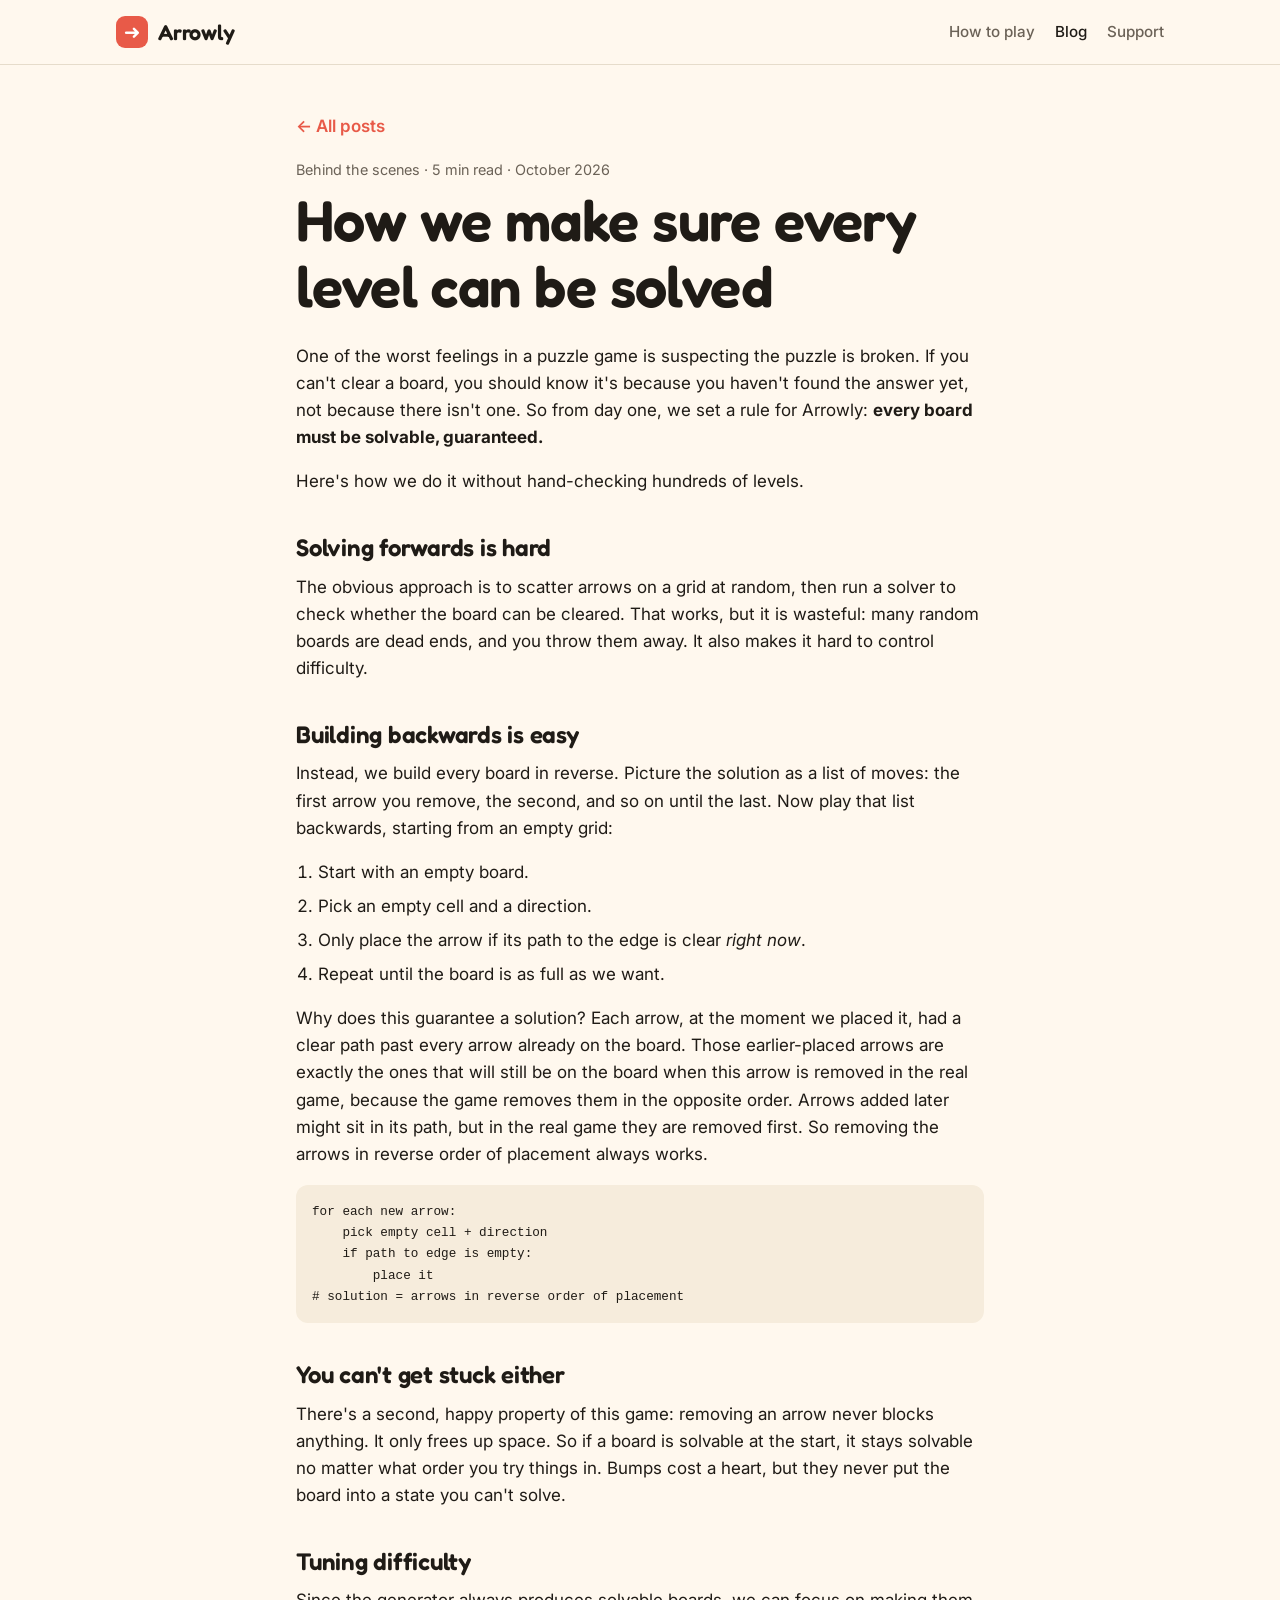
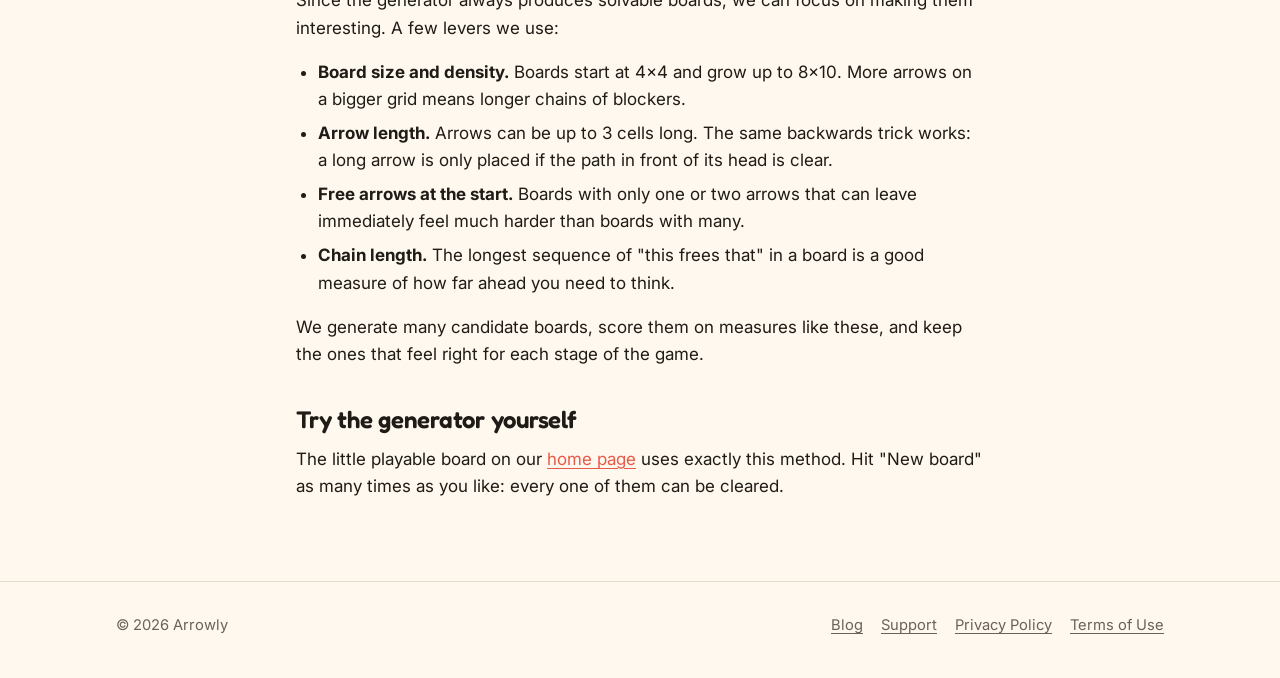
<file: website/blog/every-level-solvable.html>
<!doctype html>
<html lang="en">
<head>
<meta charset="utf-8">
<meta name="viewport" content="width=device-width, initial-scale=1">
<title>How we make sure every level can be solved · Arrowly</title>
<meta name="description" content="Behind the scenes of Arrowly: how we generate arrow puzzle levels backwards so every single board is guaranteed to be solvable.">
<meta property="og:title" content="How we make sure every level can be solved · Arrowly">
<meta property="og:description" content="Behind the scenes of Arrowly: how we generate arrow puzzle levels backwards so every single board is guaranteed to be solvable.">
<link rel="preconnect" href="https://fonts.googleapis.com">
<link rel="preconnect" href="https://fonts.gstatic.com" crossorigin>
<link href="https://fonts.googleapis.com/css2?family=Fredoka:wght@500;600&family=Inter:wght@400;500;600;700&display=swap" rel="stylesheet">
<link rel="stylesheet" href="../assets/style.css">
<link rel="icon" href="data:image/svg+xml,<svg xmlns='http://www.w3.org/2000/svg' viewBox='0 0 32 32'><rect width='32' height='32' rx='8' fill='%23e85a48'/><path d='M9 16h13m-5-6 6 6-6 6' stroke='white' stroke-width='3.2' fill='none' stroke-linecap='round' stroke-linejoin='round'/></svg>">
</head>
<body>
<header class="site-header">
  <div class="wrap">
    <a class="brand" href="../index.html"><span class="brand-mark">➜</span>Arrowly</a>
    <nav class="nav">
      <a href="../index.html#how" class="hide-sm">How to play</a>
      <a href="../blog/index.html" aria-current="page">Blog</a>
      <a href="../support.html">Support</a>
    </nav>
  </div>
</header>
<main>

<article class="prose"><div class="wrap narrow">
<a class="back" href="index.html">← All posts</a>
<p class="meta">Behind the scenes · 5 min read · October 2026</p>
<h1>How we make sure every level can be solved</h1>

<p>One of the worst feelings in a puzzle game is suspecting the puzzle is broken. If you can't clear a board, you should know it's because you haven't found the answer yet, not because there isn't one. So from day one, we set a rule for Arrowly: <strong>every board must be solvable, guaranteed.</strong></p>
<p>Here's how we do it without hand-checking hundreds of levels.</p>

<h2>Solving forwards is hard</h2>
<p>The obvious approach is to scatter arrows on a grid at random, then run a solver to check whether the board can be cleared. That works, but it is wasteful: many random boards are dead ends, and you throw them away. It also makes it hard to control difficulty.</p>

<h2>Building backwards is easy</h2>
<p>Instead, we build every board in reverse. Picture the solution as a list of moves: the first arrow you remove, the second, and so on until the last. Now play that list backwards, starting from an empty grid:</p>
<ol>
<li>Start with an empty board.</li>
<li>Pick an empty cell and a direction.</li>
<li>Only place the arrow if its path to the edge is clear <em>right now</em>.</li>
<li>Repeat until the board is as full as we want.</li>
</ol>
<p>Why does this guarantee a solution? Each arrow, at the moment we placed it, had a clear path past every arrow already on the board. Those earlier-placed arrows are exactly the ones that will still be on the board when this arrow is removed in the real game, because the game removes them in the opposite order. Arrows added later might sit in its path, but in the real game they are removed first. So removing the arrows in reverse order of placement always works.</p>

<pre><code>for each new arrow:
    pick empty cell + direction
    if path to edge is empty:
        place it
# solution = arrows in reverse order of placement</code></pre>

<h2>You can't get stuck either</h2>
<p>There's a second, happy property of this game: removing an arrow never blocks anything. It only frees up space. So if a board is solvable at the start, it stays solvable no matter what order you try things in. Bumps cost a heart, but they never put the board into a state you can't solve.</p>

<h2>Tuning difficulty</h2>
<p>Since the generator always produces solvable boards, we can focus on making them interesting. A few levers we use:</p>
<ul>
<li><strong>Board size and density.</strong> Boards start at 4x4 and grow up to 8x10. More arrows on a bigger grid means longer chains of blockers.</li>
<li><strong>Arrow length.</strong> Arrows can be up to 3 cells long. The same backwards trick works: a long arrow is only placed if the path in front of its head is clear.</li>
<li><strong>Free arrows at the start.</strong> Boards with only one or two arrows that can leave immediately feel much harder than boards with many.</li>
<li><strong>Chain length.</strong> The longest sequence of "this frees that" in a board is a good measure of how far ahead you need to think.</li>
</ul>
<p>We generate many candidate boards, score them on measures like these, and keep the ones that feel right for each stage of the game.</p>

<h2>Try the generator yourself</h2>
<p>The little playable board on our <a href="../index.html">home page</a> uses exactly this method. Hit "New board" as many times as you like: every one of them can be cleared.</p>

</div></article>

</main>
<footer class="site-footer">
  <div class="wrap">
    <span>© 2026 Arrowly</span>
    <nav><a href="../blog/index.html">Blog</a><a href="../support.html">Support</a><a href="../privacy.html">Privacy Policy</a><a href="../terms.html">Terms of Use</a></nav>
  </div>
</footer>
</body>
</html>
</file>
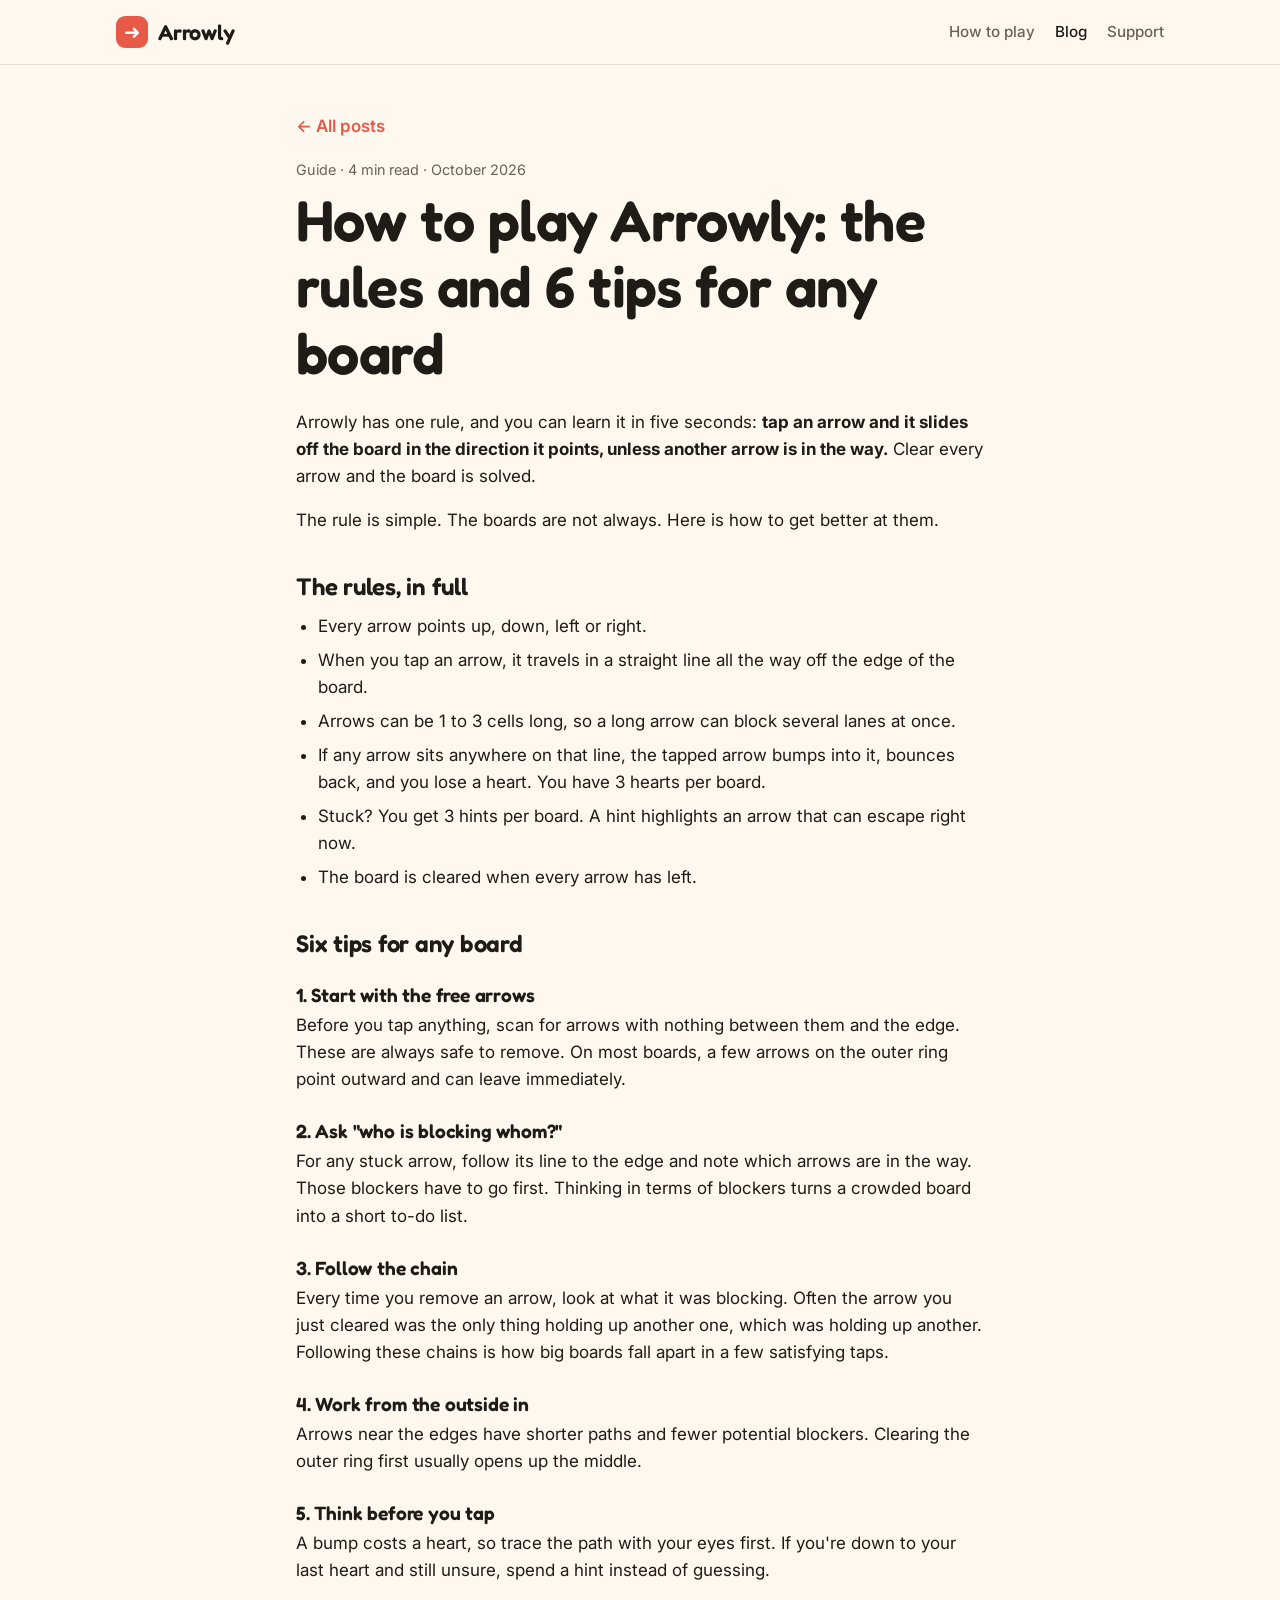
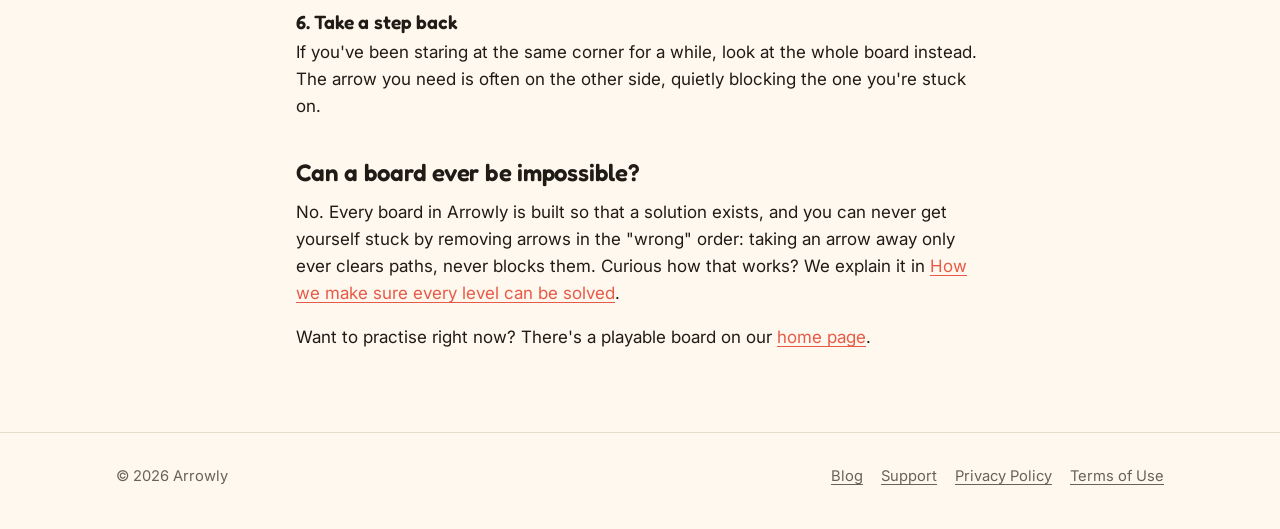
<file: website/blog/how-to-play-arrowly.html>
<!doctype html>
<html lang="en">
<head>
<meta charset="utf-8">
<meta name="viewport" content="width=device-width, initial-scale=1">
<title>How to play Arrowly: the rules and 6 tips for any board · Arrowly</title>
<meta name="description" content="Learn the rules of Arrowly and six practical tips for clearing any arrow puzzle board without guessing.">
<meta property="og:title" content="How to play Arrowly: the rules and 6 tips for any board · Arrowly">
<meta property="og:description" content="Learn the rules of Arrowly and six practical tips for clearing any arrow puzzle board without guessing.">
<link rel="preconnect" href="https://fonts.googleapis.com">
<link rel="preconnect" href="https://fonts.gstatic.com" crossorigin>
<link href="https://fonts.googleapis.com/css2?family=Fredoka:wght@500;600&family=Inter:wght@400;500;600;700&display=swap" rel="stylesheet">
<link rel="stylesheet" href="../assets/style.css">
<link rel="icon" href="data:image/svg+xml,<svg xmlns='http://www.w3.org/2000/svg' viewBox='0 0 32 32'><rect width='32' height='32' rx='8' fill='%23e85a48'/><path d='M9 16h13m-5-6 6 6-6 6' stroke='white' stroke-width='3.2' fill='none' stroke-linecap='round' stroke-linejoin='round'/></svg>">
</head>
<body>
<header class="site-header">
  <div class="wrap">
    <a class="brand" href="../index.html"><span class="brand-mark">➜</span>Arrowly</a>
    <nav class="nav">
      <a href="../index.html#how" class="hide-sm">How to play</a>
      <a href="../blog/index.html" aria-current="page">Blog</a>
      <a href="../support.html">Support</a>
    </nav>
  </div>
</header>
<main>

<article class="prose"><div class="wrap narrow">
<a class="back" href="index.html">← All posts</a>
<p class="meta">Guide · 4 min read · October 2026</p>
<h1>How to play Arrowly: the rules and 6 tips for any board</h1>

<p>Arrowly has one rule, and you can learn it in five seconds: <strong>tap an arrow and it slides off the board in the direction it points, unless another arrow is in the way.</strong> Clear every arrow and the board is solved.</p>
<p>The rule is simple. The boards are not always. Here is how to get better at them.</p>

<h2>The rules, in full</h2>
<ul>
<li>Every arrow points up, down, left or right.</li>
<li>When you tap an arrow, it travels in a straight line all the way off the edge of the board.</li>
<li>Arrows can be 1 to 3 cells long, so a long arrow can block several lanes at once.</li>
<li>If any arrow sits anywhere on that line, the tapped arrow bumps into it, bounces back, and you lose a heart. You have 3 hearts per board.</li>
<li>Stuck? You get 3 hints per board. A hint highlights an arrow that can escape right now.</li>
<li>The board is cleared when every arrow has left.</li>
</ul>

<h2>Six tips for any board</h2>

<h3>1. Start with the free arrows</h3>
<p>Before you tap anything, scan for arrows with nothing between them and the edge. These are always safe to remove. On most boards, a few arrows on the outer ring point outward and can leave immediately.</p>

<h3>2. Ask "who is blocking whom?"</h3>
<p>For any stuck arrow, follow its line to the edge and note which arrows are in the way. Those blockers have to go first. Thinking in terms of blockers turns a crowded board into a short to-do list.</p>

<h3>3. Follow the chain</h3>
<p>Every time you remove an arrow, look at what it was blocking. Often the arrow you just cleared was the only thing holding up another one, which was holding up another. Following these chains is how big boards fall apart in a few satisfying taps.</p>

<h3>4. Work from the outside in</h3>
<p>Arrows near the edges have shorter paths and fewer potential blockers. Clearing the outer ring first usually opens up the middle.</p>

<h3>5. Think before you tap</h3>
<p>A bump costs a heart, so trace the path with your eyes first. If you're down to your last heart and still unsure, spend a hint instead of guessing.</p>

<h3>6. Take a step back</h3>
<p>If you've been staring at the same corner for a while, look at the whole board instead. The arrow you need is often on the other side, quietly blocking the one you're stuck on.</p>

<h2>Can a board ever be impossible?</h2>
<p>No. Every board in Arrowly is built so that a solution exists, and you can never get yourself stuck by removing arrows in the "wrong" order: taking an arrow away only ever clears paths, never blocks them. Curious how that works? We explain it in <a href="every-level-solvable.html">How we make sure every level can be solved</a>.</p>
<p>Want to practise right now? There's a playable board on our <a href="../index.html">home page</a>.</p>

</div></article>

</main>
<footer class="site-footer">
  <div class="wrap">
    <span>© 2026 Arrowly</span>
    <nav><a href="../blog/index.html">Blog</a><a href="../support.html">Support</a><a href="../privacy.html">Privacy Policy</a><a href="../terms.html">Terms of Use</a></nav>
  </div>
</footer>
</body>
</html>
</file>
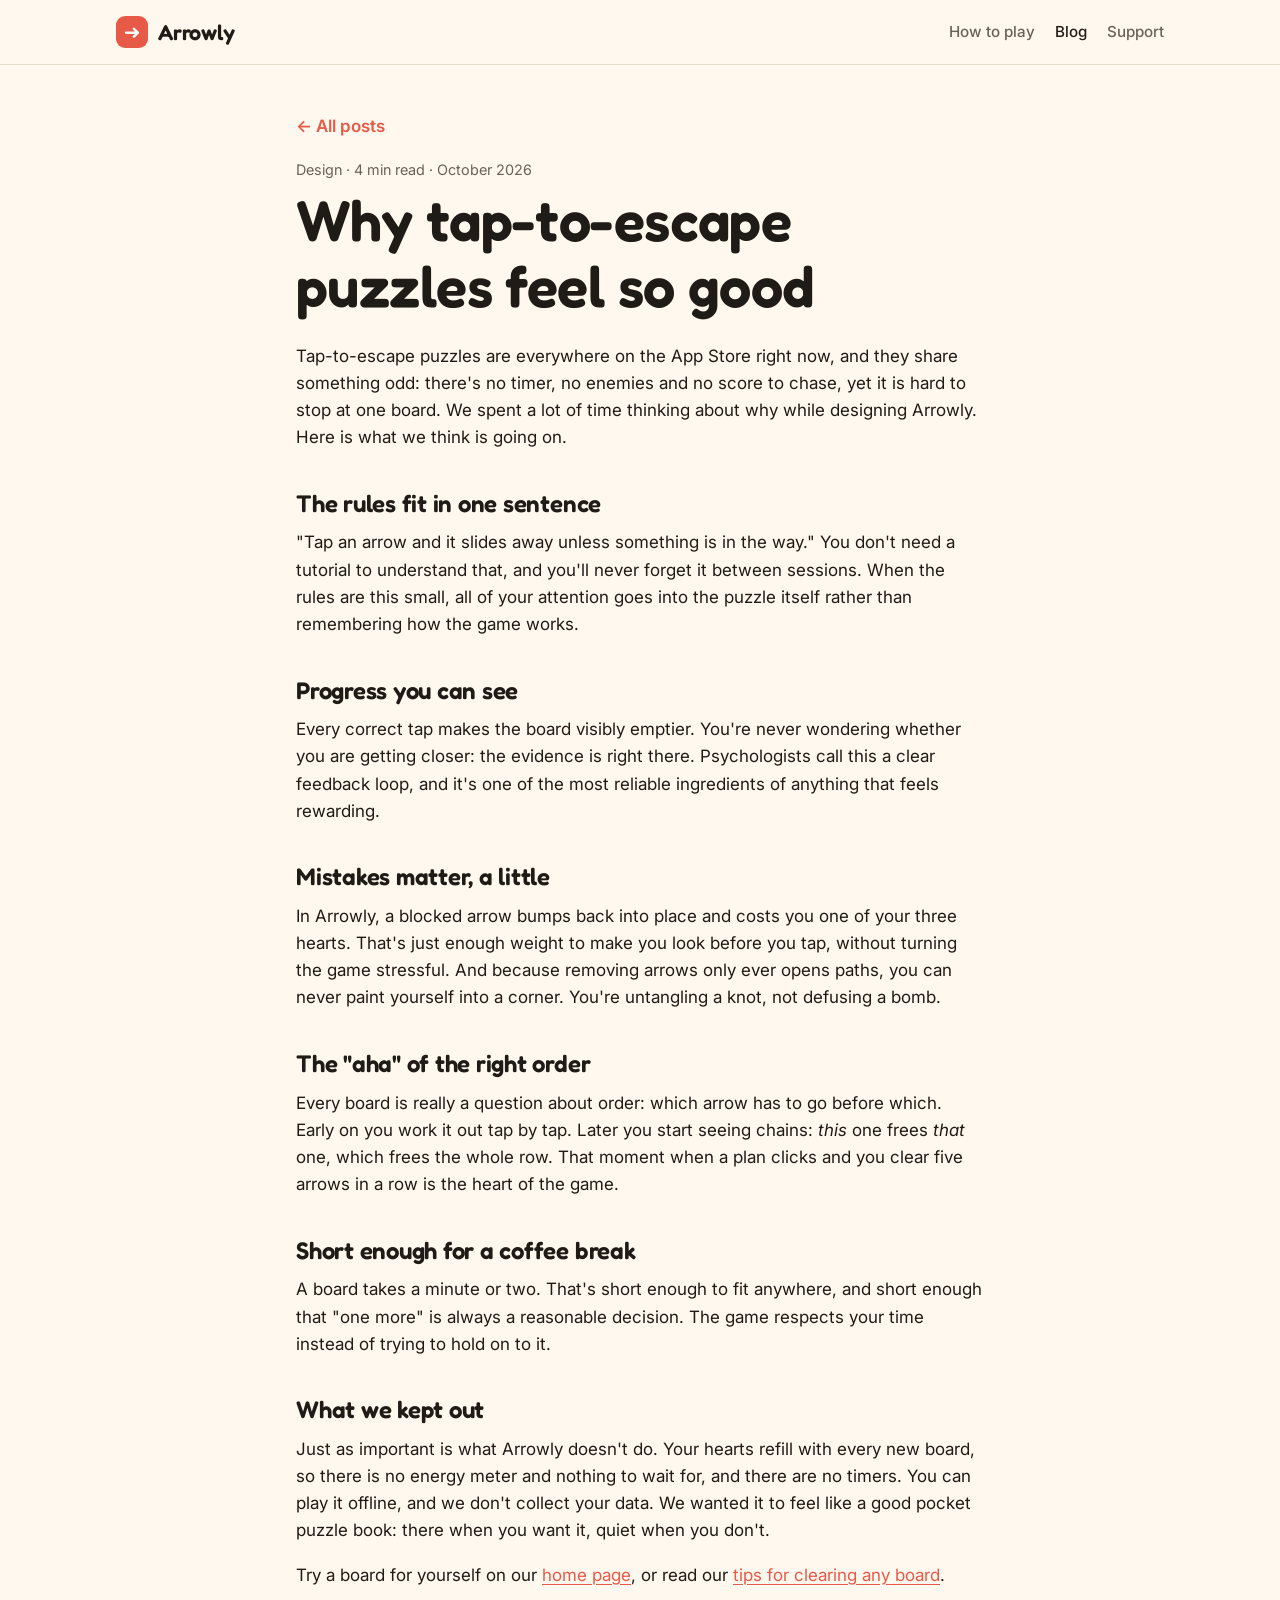
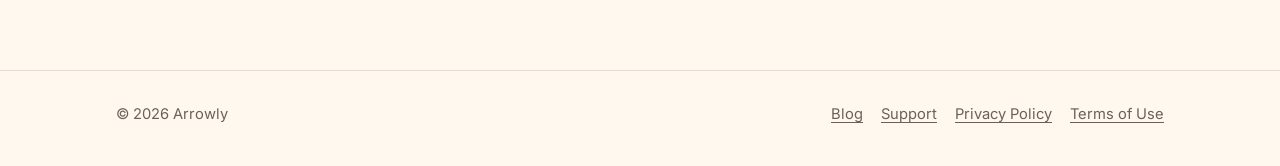
<file: website/blog/why-arrow-puzzles-are-satisfying.html>
<!doctype html>
<html lang="en">
<head>
<meta charset="utf-8">
<meta name="viewport" content="width=device-width, initial-scale=1">
<title>Why tap-to-escape puzzles feel so good · Arrowly</title>
<meta name="description" content="What makes simple arrow escape puzzles so satisfying: tiny rules, visible progress, and the click of a plan coming together.">
<meta property="og:title" content="Why tap-to-escape puzzles feel so good · Arrowly">
<meta property="og:description" content="What makes simple arrow escape puzzles so satisfying: tiny rules, visible progress, and the click of a plan coming together.">
<link rel="preconnect" href="https://fonts.googleapis.com">
<link rel="preconnect" href="https://fonts.gstatic.com" crossorigin>
<link href="https://fonts.googleapis.com/css2?family=Fredoka:wght@500;600&family=Inter:wght@400;500;600;700&display=swap" rel="stylesheet">
<link rel="stylesheet" href="../assets/style.css">
<link rel="icon" href="data:image/svg+xml,<svg xmlns='http://www.w3.org/2000/svg' viewBox='0 0 32 32'><rect width='32' height='32' rx='8' fill='%23e85a48'/><path d='M9 16h13m-5-6 6 6-6 6' stroke='white' stroke-width='3.2' fill='none' stroke-linecap='round' stroke-linejoin='round'/></svg>">
</head>
<body>
<header class="site-header">
  <div class="wrap">
    <a class="brand" href="../index.html"><span class="brand-mark">➜</span>Arrowly</a>
    <nav class="nav">
      <a href="../index.html#how" class="hide-sm">How to play</a>
      <a href="../blog/index.html" aria-current="page">Blog</a>
      <a href="../support.html">Support</a>
    </nav>
  </div>
</header>
<main>

<article class="prose"><div class="wrap narrow">
<a class="back" href="index.html">← All posts</a>
<p class="meta">Design · 4 min read · October 2026</p>
<h1>Why tap-to-escape puzzles feel so good</h1>

<p>Tap-to-escape puzzles are everywhere on the App Store right now, and they share something odd: there's no timer, no enemies and no score to chase, yet it is hard to stop at one board. We spent a lot of time thinking about why while designing Arrowly. Here is what we think is going on.</p>

<h2>The rules fit in one sentence</h2>
<p>"Tap an arrow and it slides away unless something is in the way." You don't need a tutorial to understand that, and you'll never forget it between sessions. When the rules are this small, all of your attention goes into the puzzle itself rather than remembering how the game works.</p>

<h2>Progress you can see</h2>
<p>Every correct tap makes the board visibly emptier. You're never wondering whether you are getting closer: the evidence is right there. Psychologists call this a clear feedback loop, and it's one of the most reliable ingredients of anything that feels rewarding.</p>

<h2>Mistakes matter, a little</h2>
<p>In Arrowly, a blocked arrow bumps back into place and costs you one of your three hearts. That's just enough weight to make you look before you tap, without turning the game stressful. And because removing arrows only ever opens paths, you can never paint yourself into a corner. You're untangling a knot, not defusing a bomb.</p>

<h2>The "aha" of the right order</h2>
<p>Every board is really a question about order: which arrow has to go before which. Early on you work it out tap by tap. Later you start seeing chains: <em>this</em> one frees <em>that</em> one, which frees the whole row. That moment when a plan clicks and you clear five arrows in a row is the heart of the game.</p>

<h2>Short enough for a coffee break</h2>
<p>A board takes a minute or two. That's short enough to fit anywhere, and short enough that "one more" is always a reasonable decision. The game respects your time instead of trying to hold on to it.</p>

<h2>What we kept out</h2>
<p>Just as important is what Arrowly doesn't do. Your hearts refill with every new board, so there is no energy meter and nothing to wait for, and there are no timers. You can play it offline, and we don't collect your data. We wanted it to feel like a good pocket puzzle book: there when you want it, quiet when you don't.</p>
<p>Try a board for yourself on our <a href="../index.html">home page</a>, or read our <a href="how-to-play-arrowly.html">tips for clearing any board</a>.</p>

</div></article>

</main>
<footer class="site-footer">
  <div class="wrap">
    <span>© 2026 Arrowly</span>
    <nav><a href="../blog/index.html">Blog</a><a href="../support.html">Support</a><a href="../privacy.html">Privacy Policy</a><a href="../terms.html">Terms of Use</a></nav>
  </div>
</footer>
</body>
</html>
</file>
<file: website/assets/style.css>
:root {
  --bg: #fff8ee;
  --surface: #ffffff;
  --surface-2: #f6ecdc;
  --text: #1f1b16;
  --muted: #6b6257;
  --border: #e6dccb;
  --accent: #e85a48;
  --accent-ink: #ffffff;
  --accent-soft: #ffe1db;
  --tile: #4f46e5;
  --tile-ink: #ffffff;
  --blocked: #e0443a;
  --radius: 18px;
  --max: 1080px;
  color-scheme: light;
}
@media (prefers-color-scheme: dark) {
  :root:not([data-theme="light"]) {
    --bg: #15130f;
    --surface: #1f1c17;
    --surface-2: #29251f;
    --text: #f4eee4;
    --muted: #a99f92;
    --border: #393329;
    --accent: #f97362;
    --accent-ink: #1a0f0a;
    --accent-soft: #3a241b;
    --tile: #818cf8;
    --tile-ink: #0d1424;
    --blocked: #ff6a5f;
    color-scheme: dark;
  }
}
:root[data-theme="dark"] {
  --bg: #15130f;
  --surface: #1f1c17;
  --surface-2: #29251f;
  --text: #f4eee4;
  --muted: #a99f92;
  --border: #393329;
  --accent: #f97362;
  --accent-ink: #1a0f0a;
  --accent-soft: #3a241b;
  --tile: #818cf8;
  --tile-ink: #0d1424;
  --blocked: #ff6a5f;
  color-scheme: dark;
}

* { box-sizing: border-box; }
html { -webkit-text-size-adjust: 100%; }
body {
  margin: 0;
  background: var(--bg);
  color: var(--text);
  font: 17px/1.6 "Inter", system-ui, -apple-system, "Segoe UI", sans-serif;
}
h1, h2, h3, .brand { font-family: "Fredoka", "Inter", system-ui, sans-serif; line-height: 1.15; letter-spacing: -0.01em; }
h1 { font-size: clamp(2.2rem, 6vw, 3.6rem); margin: 0 0 0.4em; font-weight: 600; }
h2 { font-size: clamp(1.5rem, 3.5vw, 2.1rem); margin: 0 0 0.5em; font-weight: 600; }
h3 { font-size: 1.2rem; margin: 0 0 0.3em; font-weight: 600; }
a { color: var(--accent); text-underline-offset: 3px; }
p { margin: 0 0 1em; }
img { max-width: 100%; }

.wrap { max-width: var(--max); margin: 0 auto; padding: 0 16px; }
.narrow { max-width: 720px; }

/* Header */
.site-header { border-bottom: 1px solid var(--border); background: var(--bg); position: sticky; top: 0; z-index: 10; }
.site-header .wrap { display: flex; align-items: center; justify-content: space-between; gap: 16px; height: 64px; }
.brand { display: flex; align-items: center; gap: 10px; font-size: 1.35rem; font-weight: 600; color: var(--text); text-decoration: none; }
.brand-mark { width: 32px; height: 32px; border-radius: 9px; background: var(--accent); color: var(--accent-ink); display: grid; place-items: center; font-size: 20px; }
.nav { display: flex; gap: 20px; }
.nav a { color: var(--muted); text-decoration: none; font-weight: 500; font-size: 0.95rem; }
.nav a:hover, .nav a[aria-current="page"] { color: var(--text); }

/* Buttons */
.btn { display: inline-flex; align-items: center; gap: 10px; padding: 14px 22px; border-radius: 999px; font-weight: 600; text-decoration: none; border: 0; cursor: pointer; font-size: 1rem; }
.btn-primary { background: var(--text); color: var(--bg); }
.btn-ghost { background: transparent; color: var(--text); border: 1px solid var(--border); }
.btn small { display: block; font-weight: 500; font-size: 0.72rem; opacity: 0.75; line-height: 1; }
.btn .stack { display: flex; flex-direction: column; line-height: 1.15; text-align: left; }

/* Hero */
.hero { padding: 64px 0 48px; }
.hero .wrap { display: grid; grid-template-columns: 1.1fr 1fr; gap: 48px; align-items: center; }
.eyebrow { display: inline-block; background: var(--accent-soft); color: var(--accent); font-weight: 600; font-size: 0.85rem; padding: 6px 12px; border-radius: 999px; margin-bottom: 18px; }
.lede { font-size: 1.2rem; color: var(--muted); max-width: 34ch; }
.cta-row { display: flex; flex-wrap: wrap; gap: 12px; margin-top: 28px; }

/* Demo board */
.demo { background: var(--surface); border: 1px solid var(--border); border-radius: 28px; padding: 22px; box-shadow: 0 20px 50px -30px rgba(0,0,0,0.35); }
.demo-top { display: flex; justify-content: space-between; align-items: center; margin-bottom: 14px; font-size: 0.95rem; color: var(--muted); }
.demo-top strong { color: var(--text); }
.board { display: grid; gap: 8px; aspect-ratio: 1; background: var(--surface-2); padding: 10px; border-radius: 18px; touch-action: manipulation; }
.cell { border-radius: 12px; display: grid; place-items: center; }
.arrow { background: var(--tile); color: var(--tile-ink); border: 0; font-size: clamp(22px, 6vw, 36px); cursor: pointer; transition: transform 0.35s cubic-bezier(.5,0,.75,0), opacity 0.35s; font-weight: 700; }
.arrow:hover { filter: brightness(1.08); }
.arrow:focus-visible { outline: 3px solid var(--accent); outline-offset: 2px; }
.arrow.blocked { animation: shake 0.35s; background: var(--blocked); }
.arrow.gone { opacity: 0; pointer-events: none; }
@keyframes shake { 0%,100% { translate: 0 } 25% { translate: -5px 0 } 75% { translate: 5px 0 } }
.demo-foot { display: flex; justify-content: space-between; align-items: center; margin-top: 14px; gap: 12px; }
.demo-msg { color: var(--muted); font-size: 0.92rem; min-height: 1.5em; }
.link-btn { white-space: nowrap; background: none; border: 0; color: var(--accent); font-weight: 600; cursor: pointer; font-size: 0.95rem; padding: 6px 0; }

/* Sections */
section { padding: 56px 0; }
.alt { background: var(--surface-2); }
.features { display: grid; grid-template-columns: repeat(3, 1fr); gap: 20px; margin-top: 28px; }
.card { background: var(--surface); border: 1px solid var(--border); border-radius: var(--radius); padding: 24px; }
.card p { color: var(--muted); margin: 0; }
.icon { font-size: 28px; margin-bottom: 10px; display: block; }
.steps { counter-reset: s; list-style: none; padding: 0; display: grid; gap: 14px; margin: 24px 0 0; }
.steps li { counter-increment: s; display: flex; gap: 14px; align-items: flex-start; }
.steps li::before { content: counter(s); flex: none; width: 32px; height: 32px; border-radius: 50%; background: var(--accent); color: var(--accent-ink); display: grid; place-items: center; font-weight: 700; }

/* Blog */
.post-list { display: grid; gap: 18px; margin-top: 24px; }
.post-card { display: block; text-decoration: none; color: inherit; }
.post-card:hover h3 { color: var(--accent); }
.meta { color: var(--muted); font-size: 0.9rem; margin-bottom: 6px; }
.prose { padding: 48px 0 64px; }
.prose h2 { margin-top: 1.6em; font-size: 1.5rem; }
.prose h3 { margin-top: 1.4em; }
.prose ul, .prose ol { padding-left: 1.3em; margin: 0 0 1em; }
.prose li { margin-bottom: 0.4em; }
.prose blockquote { margin: 1.4em 0; padding: 4px 18px; border-left: 4px solid var(--accent); color: var(--muted); }
.prose code { background: var(--surface-2); padding: 2px 6px; border-radius: 6px; font-size: 0.9em; }
.prose pre { background: var(--surface-2); padding: 16px; border-radius: 12px; overflow-x: auto; font-size: 0.88rem; line-height: 1.5; }
.prose pre code { background: none; padding: 0; }
.back { display: inline-block; margin-bottom: 18px; text-decoration: none; font-weight: 600; }

/* FAQ */
details { background: var(--surface); border: 1px solid var(--border); border-radius: 14px; padding: 14px 18px; margin-bottom: 10px; }
summary { cursor: pointer; font-weight: 600; }
details p { margin: 10px 0 0; color: var(--muted); }

/* Footer */
.site-footer { border-top: 1px solid var(--border); padding: 32px 0 40px; color: var(--muted); font-size: 0.92rem; }
.site-footer .wrap { display: flex; flex-wrap: wrap; justify-content: space-between; gap: 16px; }
.site-footer nav { display: flex; flex-wrap: wrap; gap: 18px; }
.site-footer a { color: var(--muted); }

@media (max-width: 820px) {
  .hero { padding-top: 36px; }
  .hero .wrap { grid-template-columns: 1fr; gap: 32px; }
  .features { grid-template-columns: 1fr; }
  .nav { gap: 14px; }
  .nav .hide-sm { display: none; }
}
@media (prefers-reduced-motion: reduce) {
  .arrow { transition: opacity 0.2s; }
  .arrow.blocked { animation: none; }
}
</file>
